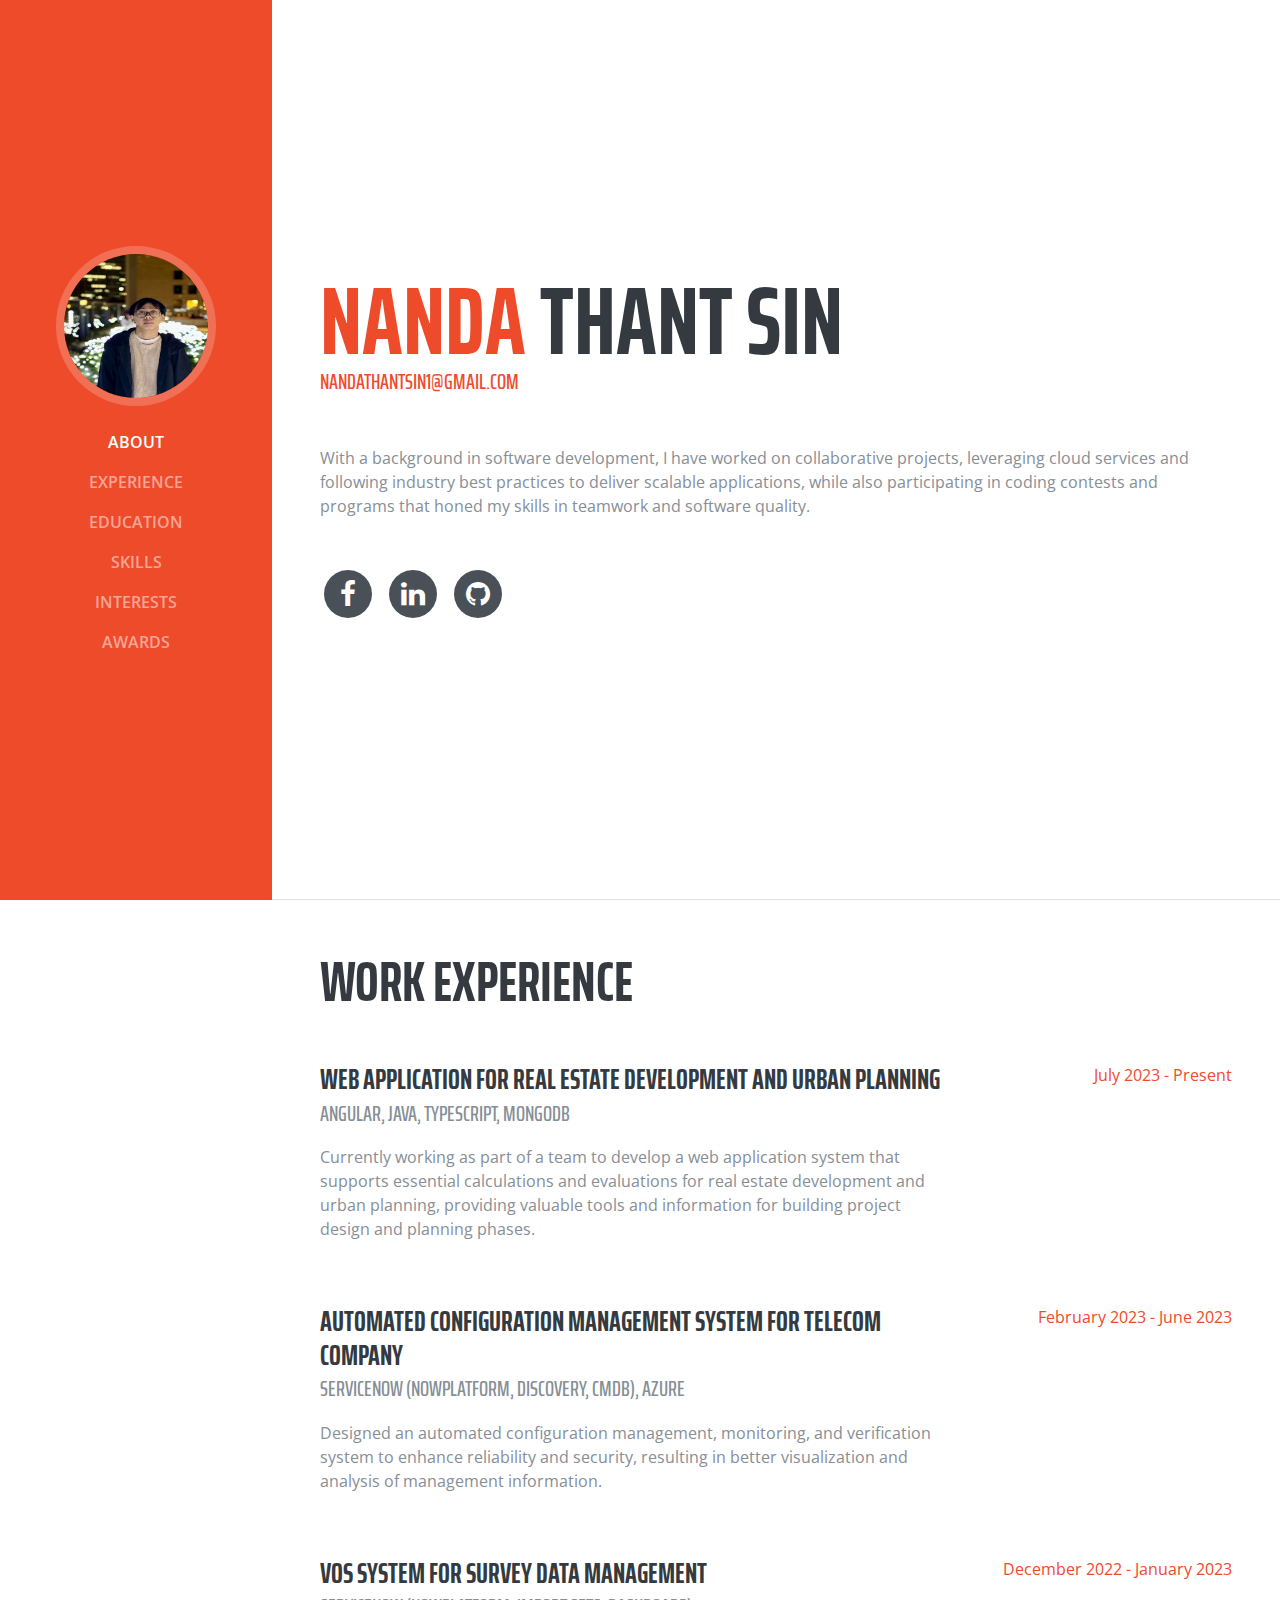
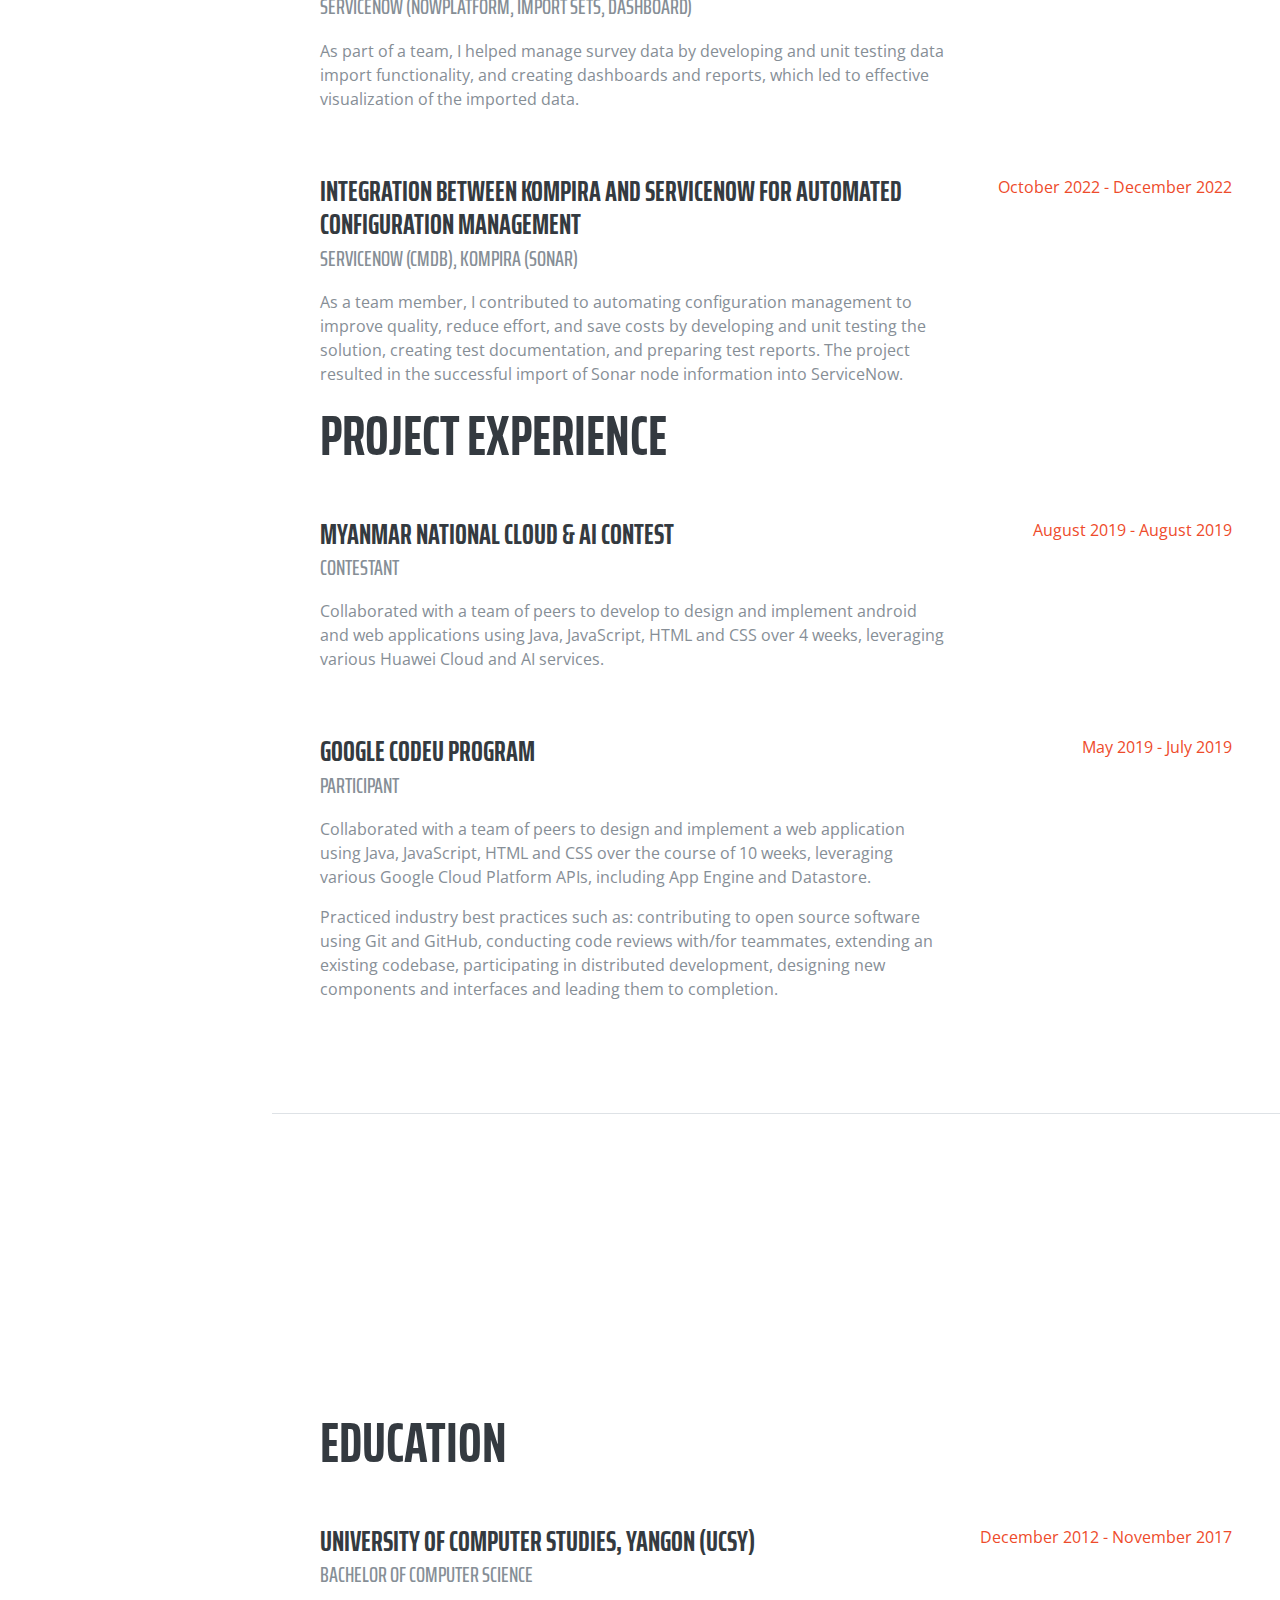
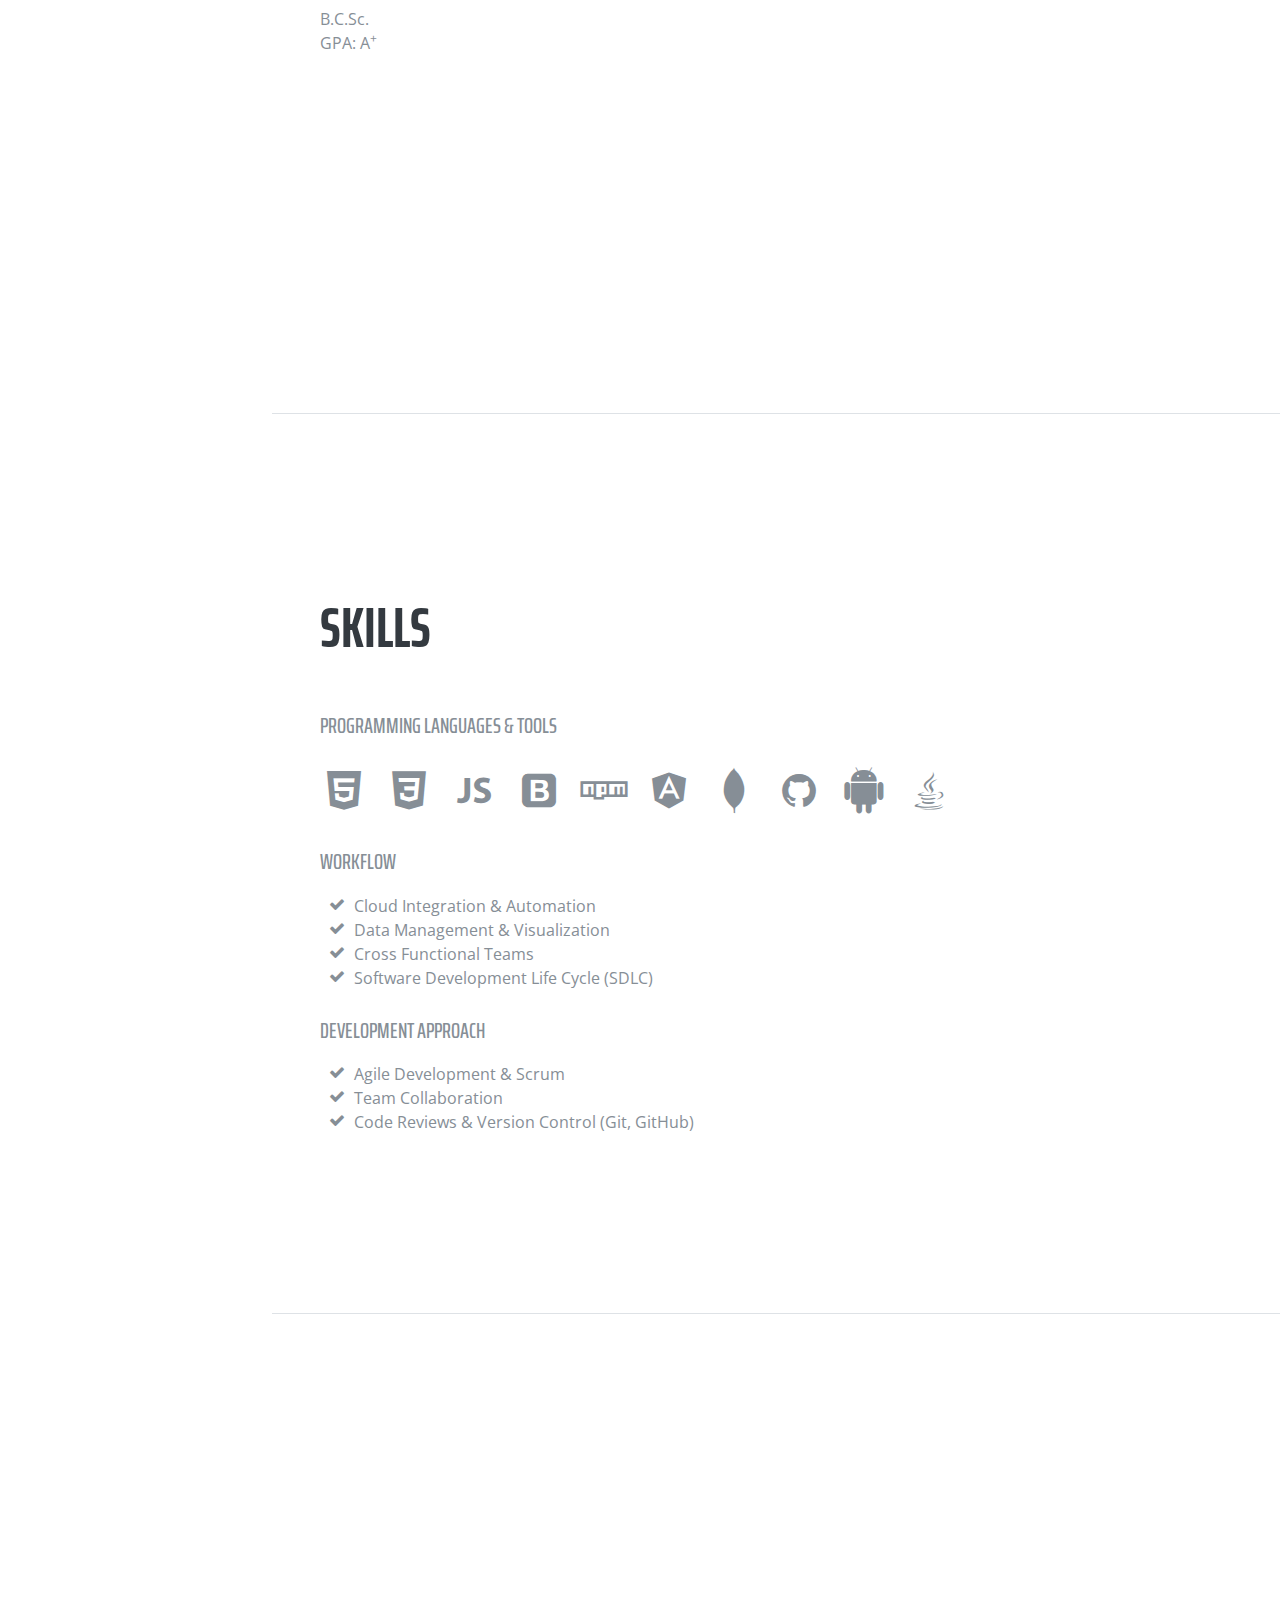
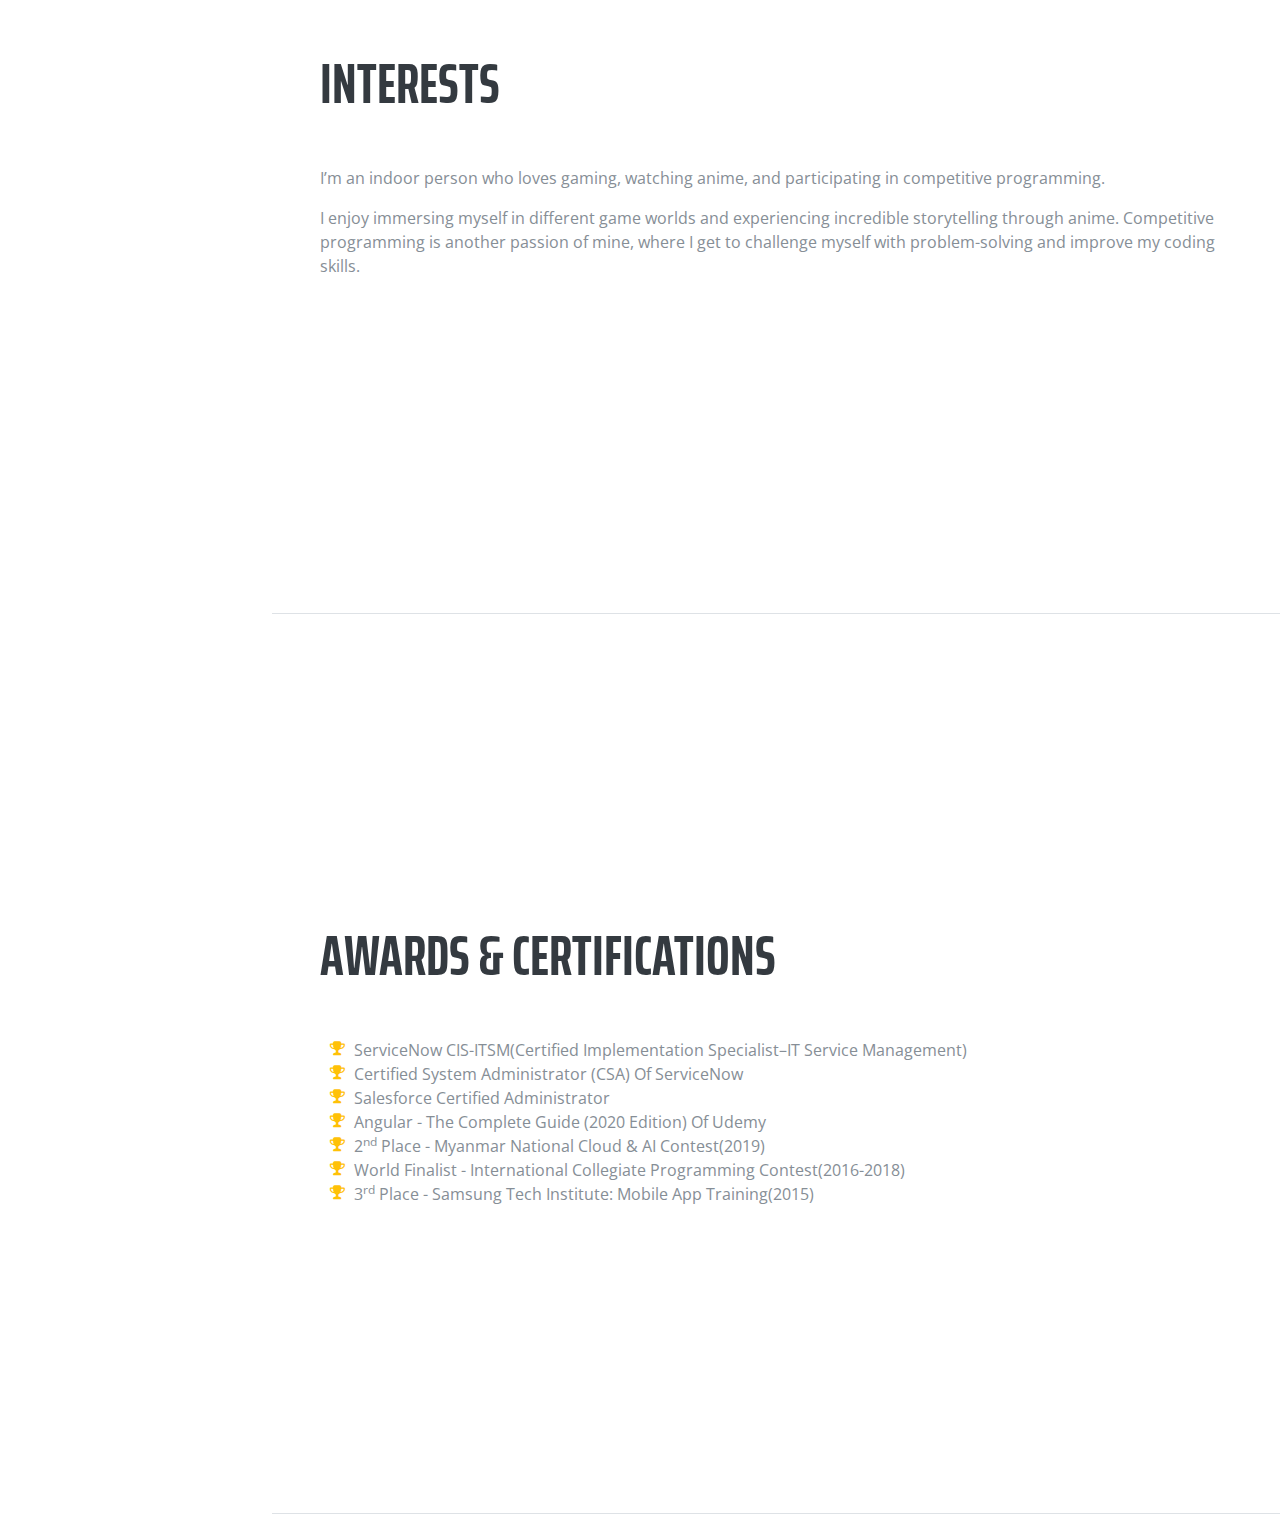
<file: index.html>
<!DOCTYPE html>
<html lang="en">

  <head>

    <meta charset="utf-8">
    <meta name="viewport" content="width=device-width, initial-scale=1, shrink-to-fit=no">
    <meta name="description" content="">
    <meta name="author" content="">

    <title>Nanda Thant Sin</title>

    <!-- Bootstrap core CSS -->
    <link href="vendor/bootstrap/css/bootstrap.min.css" rel="stylesheet">

    <!-- Custom fonts for this template -->
    <link href="https://fonts.googleapis.com/css?family=Saira+Extra+Condensed:100,200,300,400,500,600,700,800,900" rel="stylesheet">
    <link href="https://fonts.googleapis.com/css?family=Open+Sans:300,300i,400,400i,600,600i,700,700i,800,800i" rel="stylesheet">
    <link href="vendor/font-awesome/css/font-awesome.min.css" rel="stylesheet">
    <link href="vendor/devicons/css/devicons.min.css" rel="stylesheet">
    <link href="vendor/simple-line-icons/css/simple-line-icons.css" rel="stylesheet">

    <!-- Custom styles for this template -->
    <link href="css/resume.min.css" rel="stylesheet">

  </head>

  <body id="page-top">
    <div id="google_translate_element">
      <nav class="navbar navbar-expand-lg navbar-dark bg-primary fixed-top" id="sideNav">
        <a class="navbar-brand js-scroll-trigger" href="#page-top">
          <span class="d-block d-lg-none"></span>
          <span class="d-none d-lg-block">
            <img class="img-fluid img-profile rounded-circle mx-auto mb-2" src="img/profile.jpg" alt="">
          </span>
        </a>
        <button class="navbar-toggler" type="button" data-toggle="collapse" data-target="#navbarSupportedContent" aria-controls="navbarSupportedContent" aria-expanded="false" aria-label="Toggle navigation">
          <span class="navbar-toggler-icon"></span>
        </button>
        <div class="collapse navbar-collapse" id="navbarSupportedContent">
          <ul class="navbar-nav">
            <li class="nav-item">
              <a class="nav-link js-scroll-trigger" href="#about">About</a>
            </li>
            <li class="nav-item">
              <a class="nav-link js-scroll-trigger" href="#experience">Experience</a>
            </li>
            <li class="nav-item">
              <a class="nav-link js-scroll-trigger" href="#education">Education</a>
            </li>
            <li class="nav-item">
              <a class="nav-link js-scroll-trigger" href="#skills">Skills</a>
            </li>
            <li class="nav-item">
              <a class="nav-link js-scroll-trigger" href="#interests">Interests</a>
            </li>
            <li class="nav-item">
              <a class="nav-link js-scroll-trigger" href="#awards">Awards</a>
            </li>
          </ul>
        </div>
      </nav>
  
      <div class="container-fluid p-0">
  
        <section class="resume-section p-3 p-lg-5 d-flex d-column" id="about">
          <div class="my-auto">
            <span class="d-block d-lg-none">
              <img class="img-fluid img-profile rounded-circle mx-auto mb-2" src="img/profile.jpg" alt="">
            </span>
            <h1 class="mb-0">
              <span class="text-primary">Nanda</span>
              Thant Sin
            </h1>
            <div class="subheading mb-5">
              <a href="mailto:nandathantsin1@gmail.com">nandathantsin1@gmail.com</a>
            </div>
            <p class="mb-5">With a background in software development, I have worked on collaborative projects, leveraging cloud services and following industry best practices to deliver scalable applications, while also participating in coding contests and programs that honed my skills in teamwork and software quality.</p>
            <ul class="list-inline list-social-icons mb-0">
              <li class="list-inline-item">
                <a href="https://www.facebook.com/nanda.thantsin/">
                  <span class="fa-stack fa-lg">
                    <i class="fa fa-circle fa-stack-2x"></i>
                    <i class="fa fa-facebook fa-stack-1x fa-inverse"></i>
                  </span>
                </a>
              </li>
              <li class="list-inline-item">
                <a href="https://mm.linkedin.com/in/nanda-thant-sin-36516b175">
                  <span class="fa-stack fa-lg">
                    <i class="fa fa-circle fa-stack-2x"></i>
                    <i class="fa fa-linkedin fa-stack-1x fa-inverse"></i>
                  </span>
                </a>
              </li>
              <li class="list-inline-item">
                <a href="https://github.com/nanda-thant-sin">
                  <span class="fa-stack fa-lg">
                    <i class="fa fa-circle fa-stack-2x"></i>
                    <i class="fa fa-github fa-stack-1x fa-inverse"></i>
                  </span>
                </a>
              </li>
            </ul>
          </div>
        </section>
  
        <section class="resume-section p-3 p-lg-5 d-flex flex-column" id="experience">
          <div class="my-auto">
            <h2 class="mb-5">Work Experience</h2>
  
            <div class="resume-item d-flex flex-column flex-md-row mb-5">
              <div class="resume-content mr-auto">
                <h3 class="mb-0">Web Application for Real Estate Development and Urban Planning</h3>
                <div class="subheading mb-3">Angular, Java, TypeScript, MongoDB</div>
                <p>Currently working as part of a team to develop a web application system that supports essential calculations and evaluations for real estate development and urban planning, providing valuable tools and information for building project design and planning phases.</p>
              </div>
              <div class="resume-date text-md-right">
                <span class="text-primary">July 2023 - Present</span>
              </div>
            </div>
  
            <div class="resume-item d-flex flex-column flex-md-row mb-5">
              <div class="resume-content mr-auto">
                <h3 class="mb-0">Automated Configuration Management System for Telecom Company</h3>
                <div class="subheading mb-3">ServiceNow (NowPlatform, Discovery, CMDB), Azure</div>
                <p>Designed an automated configuration management, monitoring, and verification system to enhance reliability and security, resulting in better visualization and analysis of management information.</p>
              </div>
              <div class="resume-date text-md-right">
                <span class="text-primary">February 2023 - June 2023</span>
              </div>
            </div>
  
            <div class="resume-item d-flex flex-column flex-md-row mb-5">
              <div class="resume-content mr-auto">
                <h3 class="mb-0">VOS System for Survey Data Management</h3>
                <div class="subheading mb-3">ServiceNow (NowPlatform, Import Sets, Dashboard)</div>
                <p>As part of a team, I helped manage survey data by developing and unit testing data import functionality, and creating dashboards and reports, which led to effective visualization of the imported data.</p>
              </div>
              <div class="resume-date text-md-right">
                <span class="text-primary">December 2022 - January 2023</span>
              </div>
            </div>
  
            <div class="resume-item d-flex flex-column flex-md-row">
              <div class="resume-content mr-auto">
                <h3 class="mb-0">Integration between Kompira and ServiceNow for Automated Configuration Management</h3>
                <div class="subheading mb-3">ServiceNow (CMDB), Kompira (Sonar)</div>
                <p>As a team member, I contributed to automating configuration management to improve quality, reduce effort, and save costs by developing and unit testing the solution, creating test documentation, and preparing test reports. The project resulted in the successful import of Sonar node information into ServiceNow.</p>
              </div>
              <div class="resume-date text-md-right">
                <span class="text-primary">October 2022 - December 2022</span>
              </div>
            </div>
  
            <h2 class="mb-5">Project Experience</h2>
  
            <div class="resume-item d-flex flex-column flex-md-row mb-5">
              <div class="resume-content mr-auto">
                <h3 class="mb-0">Myanmar National Cloud &amp; AI Contest</h3>
                <div class="subheading mb-3">Contestant</div>
                <p>Collaborated with a team of peers to develop to design and implement android and web applications using Java, JavaScript, HTML and CSS over 4 weeks, leveraging various Huawei Cloud and AI services.</p>
              </div>
              <div class="resume-date text-md-right">
                <span class="text-primary">August 2019 - August 2019</span>
              </div>
            </div>
  
            <div class="resume-item d-flex flex-column flex-md-row mb-5">
              <div class="resume-content mr-auto">
                <h3 class="mb-0">Google CodeU Program</h3>
                <div class="subheading mb-3">Participant</div>
                <p>Collaborated with a team of peers to design and implement a web application using Java, JavaScript, HTML and CSS over the course of 10 weeks, leveraging various Google Cloud Platform APIs, including App Engine and Datastore.</p>
                <p>Practiced industry best practices such as: contributing to open source software using Git and GitHub, conducting code reviews with/for teammates, extending an existing codebase, participating in distributed development, designing new components and interfaces and leading them to completion.</p>
              </div>
              <div class="resume-date text-md-right">
                <span class="text-primary">May 2019 - July 2019</span>
              </div>
            </div>
  
          </div>
  
        </section>
  
        <section class="resume-section p-3 p-lg-5 d-flex flex-column" id="education">
          <div class="my-auto">
            <h2 class="mb-5">Education</h2>
  
            <div class="resume-item d-flex flex-column flex-md-row mb-5">
              <div class="resume-content mr-auto">
                <h3 class="mb-0">University of Computer Studies, Yangon (UCSY)</h3>
                <div class="subheading mb-3">Bachelor of Computer Science</div>
                <div>B.C.Sc.</div>
                <p>GPA: A<sup>+</sup></p>
              </div>
              <div class="resume-date text-md-right">
                <span class="text-primary">December 2012 - November 2017</span>
              </div>
            </div>
          </div>
        </section>
  
        <section class="resume-section p-3 p-lg-5 d-flex flex-column" id="skills">
          <div class="my-auto">
            <h2 class="mb-5">Skills</h2>
  
            <div class="subheading mb-3">Programming Languages &amp; Tools</div>
            <ul class="list-inline list-icons">
              <li class="list-inline-item">
                <i class="devicons devicons-html5"></i>
              </li>
              <li class="list-inline-item">
                <i class="devicons devicons-css3"></i>
              </li>
              <li class="list-inline-item">
                <i class="devicons devicons-javascript"></i>
              </li>
              <li class="list-inline-item">
                <i class="devicons devicons-bootstrap"></i>
              </li>
              <li class="list-inline-item">
                <i class="devicons devicons-npm"></i>
              </li>
              <li class="list-inline-item">
                <i class="devicons devicons-angular"></i>
              </li>
              <li class="list-inline-item">
                <i class="devicons devicons-mongodb"></i>
              </li>
              <li class="list-inline-item">
                <i class="devicons devicons-github_badge"></i>
              </li>
              <li class="list-inline-item">
                <i class="devicons devicons-android"></i>
              </li>
              <li class="list-inline-item">
                <i class="devicons devicons-java"></i>
              </li>
            </ul>
  
            <div class="subheading mb-3">Workflow</div>
            <ul class="fa-ul mb-0">
              <li>
                <i class="fa-li fa fa-check"></i>
                Cloud Integration &amp; Automation</li>
              <li>
                <i class="fa-li fa fa-check"></i>
                Data Management &amp; Visualization</li>
              <li>
                <i class="fa-li fa fa-check"></i>
                Cross Functional Teams</li>
              <li>
                <i class="fa-li fa fa-check"></i>
                Software Development Life Cycle (SDLC)</li>
            </ul>
            <br>
            <div class="subheading mb-3">Development Approach</div>
            <ul class="fa-ul mb-0">
              <li>
                <i class="fa-li fa fa-check"></i>
                Agile Development &amp; Scrum</li>
              <li>
                <i class="fa-li fa fa-check"></i>
                Team Collaboration</li>
              <li>
                <i class="fa-li fa fa-check"></i>
                Code Reviews &amp; Version Control (Git, GitHub)</li>
            </ul>
          </div>
        </section>
  
        <section class="resume-section p-3 p-lg-5 d-flex flex-column" id="interests">
          <div class="my-auto">
            <h2 class="mb-5">Interests</h2>
            <p>I’m an indoor person who loves gaming, watching anime, and participating in competitive programming.</p>
            <p class="mb-0">I enjoy immersing myself in different game worlds and experiencing incredible storytelling through anime. Competitive programming is another passion of mine, where I get to challenge myself with problem-solving and improve my coding skills.</p>
          </div>
        </section>
  
        <section class="resume-section p-3 p-lg-5 d-flex flex-column" id="awards">
          <div class="my-auto">
            <h2 class="mb-5">Awards &amp; Certifications</h2>
            <ul class="fa-ul mb-0">
              <li>
                <i class="fa-li fa fa-trophy text-warning"></i>
                ServiceNow CIS-ITSM(Certified Implementation Specialist–IT Service Management)</li>
              <li>
                <i class="fa-li fa fa-trophy text-warning"></i>
                Certified System Administrator (CSA) Of ServiceNow</li>
              <li>
                <i class="fa-li fa fa-trophy text-warning"></i>
                Salesforce Certified Administrator</li>
              <li>
                <i class="fa-li fa fa-trophy text-warning"></i>
                Angular - The Complete Guide (2020 Edition) Of Udemy</li>
              <li>
                <i class="fa-li fa fa-trophy text-warning"></i>
                2<sup>nd</sup>
                Place - Myanmar National Cloud & AI Contest(2019) </li>
              <li>
              <li>
                <i class="fa-li fa fa-trophy text-warning"></i>
                World Finalist - International Collegiate Programming Contest(2016-2018)</li>
              <li>
                <i class="fa-li fa fa-trophy text-warning"></i>
                3<sup>rd</sup>
                Place - Samsung Tech Institute: Mobile App Training(2015) </li>
            </ul>
          </div>
        </section>
  
      </div>
    </div>
    <script type="text/javascript">
      function googleTranslateElementInit() {
        new google.translate.TranslateElement({ pageLanguage: 'en', includedLanguages: 'ja,en' }, 'google_translate_element');
      }
    </script>
    <script type="text/javascript" src="https://translate.google.com/translate_a/element.js?cb=googleTranslateElementInit"></script>
    <script>
      document.addEventListener("DOMContentLoaded", function() {
        // Fetch user's location using an API like ipinfo.io
        fetch('https://ipinfo.io/json?token=b579654486b590') 
          .then(response => response.json())
          .then(data => {
            if (data.country === "JP") {
              setTimeout(() => {
                translatePageToJapanese();
              }, 1000); // Add a slight delay to ensure Google Translate is initialized
            }
          })
          .catch(error => console.error('Error fetching location:', error));
      });
    
      function translatePageToJapanese() {
        const iframe = document.querySelector('iframe.goog-te-banner-frame');
        if (iframe) {
          iframe.contentWindow.document.querySelector('.goog-te-menu2-item span.text:contains("Japanese")').click();
        } else {
          const select = document.querySelector('.goog-te-combo');
          if (select) {
            select.value = 'ja';
            select.dispatchEvent(new Event('change'));
          }
        }
      }
    </script>

    <!-- Bootstrap core JavaScript -->
    <script src="vendor/jquery/jquery.min.js"></script>
    <script src="vendor/bootstrap/js/bootstrap.bundle.min.js"></script>

    <!-- Plugin JavaScript -->
    <script src="vendor/jquery-easing/jquery.easing.min.js"></script>

    <!-- Custom scripts for this template -->
    <script src="js/resume.min.js"></script>

  </body>

</html>
</file>
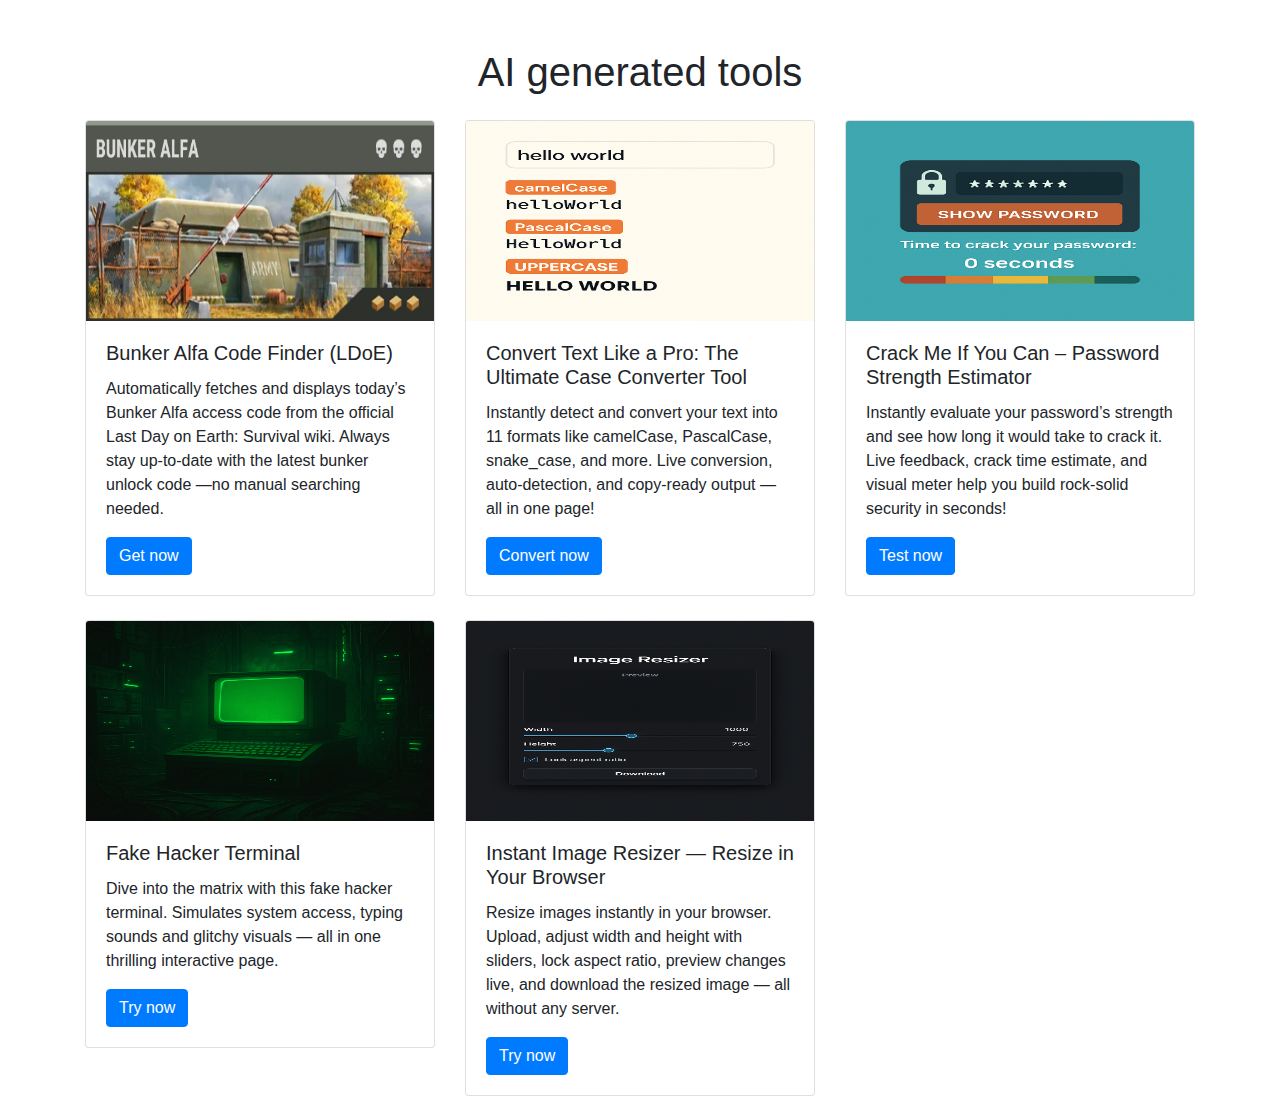
<file: ai_generated_tools.html>
<!DOCTYPE html>
<html lang="en">

<head>
  <meta charset="utf-8">
  <meta name="viewport" content="width=device-width, initial-scale=1, shrink-to-fit=no">
  <title>AI generated tools</title>
  <link href="vendor/bootstrap/css/bootstrap.min.css" rel="stylesheet">
  <style>
    .card-img-top {
      height: 200px; /* Set a uniform height */
      object-fit: fill; /* Stretch the image to fill the space */
    }
  </style>
</head>

<body>
  <div class="container mt-5">
    <h1 class="mb-4 text-center">AI generated tools</h1>
    <div class="row">
      <div class="col-md-4 mb-4">
        <div class="card">
          <img class="card-img-top" src="img/bunker_alfa.webp" alt="Bunker_Alfa">
          <div class="card-body">
            <h5 class="card-title">Bunker Alfa Code Finder (LDoE)</h5>
            <p class="card-text">Automatically fetches and displays today’s Bunker Alfa access code from the official Last Day on Earth: Survival wiki. Always stay up-to-date with the latest bunker unlock code —no manual searching needed.</p>
            <a href="ai_tools/bunker_alfa_code_finder.html" class="btn btn-primary">Get now</a>
          </div>
        </div>
      </div>
      <div class="col-md-4 mb-4">
        <div class="card">
          <img class="card-img-top" src="img/text_case_converter.png" alt="Text Case Converter">
          <div class="card-body">
            <h5 class="card-title">Convert Text Like a Pro: The Ultimate Case Converter Tool</h5>
            <p class="card-text">Instantly detect and convert your text into 11 formats like camelCase, PascalCase, snake_case, and more. Live conversion, auto-detection, and copy-ready output — all in one page!</p>
            <a href="ai_tools/text_case_converter.html" class="btn btn-primary">Convert now</a>
          </div>
        </div>
      </div>
      <div class="col-md-4 mb-4">
        <div class="card">
          <img class="card-img-top" src="img/password_strength_estimator.png" alt="Password Strength Estimator">
          <div class="card-body">
            <h5 class="card-title">Crack Me If You Can – Password Strength Estimator</h5>
            <p class="card-text">Instantly evaluate your password’s strength and see how long it would take to crack it. Live feedback, crack time estimate, and visual meter help you build rock-solid security in seconds!</p>
            <a href="ai_tools/password_strength_estimator.html" class="btn btn-primary">Test now</a>
          </div>
        </div>
      </div>
    </div>
    <div class="row">
      <div class="col-md-4 mb-4">
        <div class="card">
          <img class="card-img-top" src="img/fake_hacker_terminal.png" alt="fake_hacker_terminal">
          <div class="card-body">
            <h5 class="card-title">Fake Hacker Terminal </h5>
            <p class="card-text">Dive into the matrix with this fake hacker terminal. Simulates system access, typing sounds and glitchy visuals — all in one thrilling interactive page.</p>
            <a href="ai_tools/fake_hacker_terminal.html" class="btn btn-primary">Try now</a>
          </div>
        </div>
      </div>
      <div class="col-md-4 mb-4">
        <div class="card">
          <img class="card-img-top" src="img/image_resizer.png" alt="image_resizer">
          <div class="card-body">
            <h5 class="card-title">Instant Image Resizer — Resize in Your Browser </h5>
            <p class="card-text">Resize images instantly in your browser. Upload, adjust width and height with sliders, lock aspect ratio, preview changes live, and download the resized image — all without any server.</p>
            <a href="ai_tools/image_resizer.html" class="btn btn-primary">Try now</a>
          </div>
        </div>
      </div>
    </div>
  </div>
  
  <script src="vendor/jquery/jquery.min.js"></script>
  <script src="vendor/bootstrap/js/bootstrap.bundle.min.js"></script>
</body>

</html>
</file>
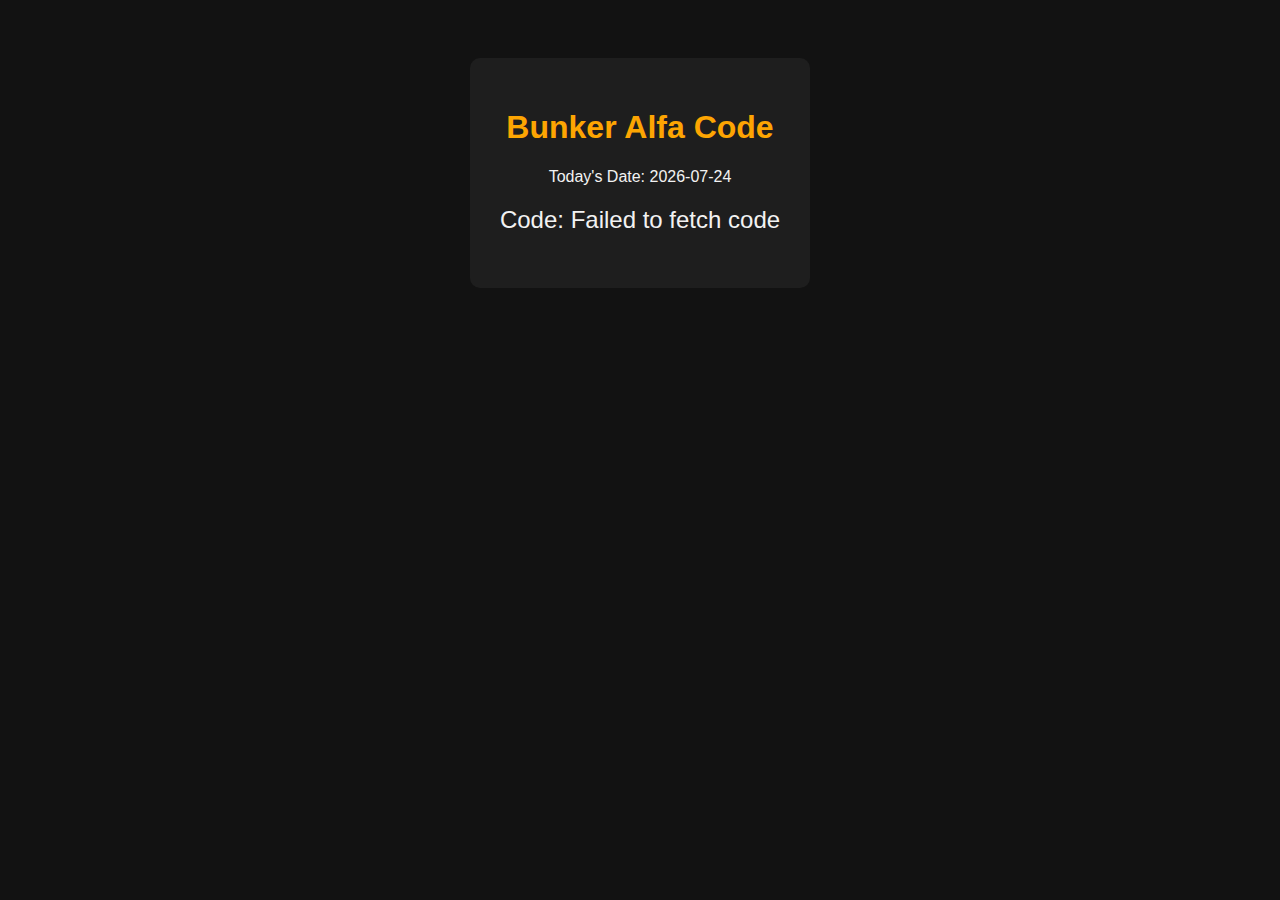
<file: blog-post1.html>
<!DOCTYPE html>
<html lang="en">
<head>
  <meta charset="UTF-8">
  <title>Bunker Alfa Code</title>
  <style>
    body {
      font-family: sans-serif;
      background: #121212;
      color: #f2f2f2;
      text-align: center;
      padding: 50px;
    }
    .container {
      background: #1e1e1e;
      padding: 30px;
      border-radius: 10px;
      display: inline-block;
    }
    h1 {
      color: #fda502;
    }
    .code {
      font-size: 1.5em;
      margin-top: 20px;
    }
  </style>
</head>
<body>
  <div class="container">
    <h1>Bunker Alfa Code</h1>
    <p>Today's Date: <span id="today">...</span></p>
    <p class="code">Code: <span id="code">Loading...</span></p>
  </div>

  <script>
    const todaySpan = document.getElementById("today");
    const codeSpan = document.getElementById("code");

    const today = new Date();
    const yyyy = today.getFullYear();
    const mm = String(today.getMonth() + 1).padStart(2, '0');
    const dd = String(today.getDate()).padStart(2, '0');
    const dateStr = `${yyyy}-${mm}-${dd}`;
    todaySpan.textContent = dateStr;

    // Using a proxy to bypass CORS
    const proxy = "https://api.codetabs.com/v1/proxy/?quest=";
    const url = "https://last-day-on-earth-survival.fandom.com/wiki/Bunker_Alfa";

    fetch(proxy + encodeURIComponent(url))
      .then(res => res.text())
      .then(html => {
        // Search for today's code (try to match the YYYY-MM-DD format and the code after it)
        const regex = new RegExp(`${yyyy}-${mm}-${dd}.*?(\\d{5})`);
        const match = html.match(regex);
        if (match && match[1]) {
          codeSpan.textContent = match[1];
        } else {
          codeSpan.textContent = "Not found on wiki page";
        }
      })
      .catch(err => {
        codeSpan.textContent = "Failed to fetch code";
        console.error(err);
      });
  </script>
</body>
</html>
</file>
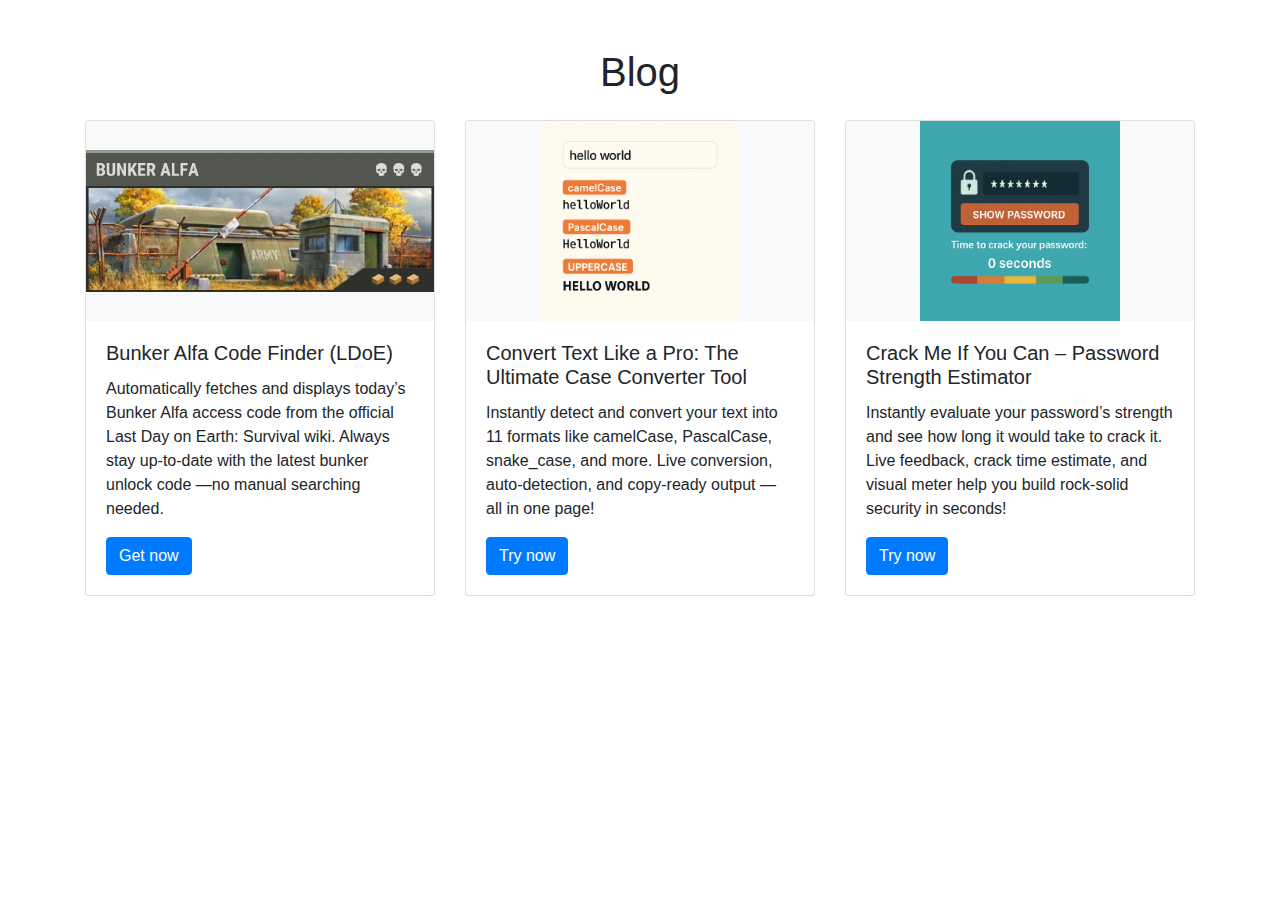
<file: blog.html>
<!DOCTYPE html>
<html lang="en">

<head>
  <meta charset="utf-8">
  <meta name="viewport" content="width=device-width, initial-scale=1, shrink-to-fit=no">
  <title>Blog - Nanda Thant Sin</title>
  <link href="vendor/bootstrap/css/bootstrap.min.css" rel="stylesheet">
  <style>
    .card-img-top {
      height: 200px; /* Set a uniform height */
      object-fit: contain; /* Ensure the entire image is visible */
      background-color: #f8f9fa; /* Optional: Add a background color for empty space */
    }
  </style>
</head>

<body>
  <div class="container mt-5">
    <h1 class="mb-4 text-center">Blog</h1>
    <div class="row">
      <div class="col-md-4 mb-4">
        <div class="card">
          <img class="card-img-top" src="img/bunker_alfa.webp" alt="Bunker_Alfa">
          <div class="card-body">
            <h5 class="card-title">Bunker Alfa Code Finder (LDoE)</h5>
            <p class="card-text">Automatically fetches and displays today’s Bunker Alfa access code from the official Last Day on Earth: Survival wiki. Always stay up-to-date with the latest bunker unlock code —no manual searching needed.</p>
            <a href="bunker_alfa_code_finder.html" class="btn btn-primary">Get now</a>
          </div>
        </div>
      </div>
      <div class="col-md-4 mb-4">
        <div class="card">
          <img class="card-img-top" src="img/text_case_converter.png" alt="Text Case Converter">
          <div class="card-body">
            <h5 class="card-title">Convert Text Like a Pro: The Ultimate Case Converter Tool</h5>
            <p class="card-text">Instantly detect and convert your text into 11 formats like camelCase, PascalCase, snake_case, and more. Live conversion, auto-detection, and copy-ready output — all in one page!</p>
            <a href="text_case_converter.html" class="btn btn-primary">Try now</a>
          </div>
        </div>
      </div>
      <div class="col-md-4 mb-4">
        <div class="card">
          <img class="card-img-top" src="img/password_strength_estimator.png" alt="Password Strength Estimator">
          <div class="card-body">
            <h5 class="card-title">Crack Me If You Can – Password Strength Estimator</h5>
            <p class="card-text">Instantly evaluate your password’s strength and see how long it would take to crack it. Live feedback, crack time estimate, and visual meter help you build rock-solid security in seconds!</p>
            <a href="password_strength_estimator.html" class="btn btn-primary">Try now</a>
          </div>
        </div>
      </div>
    </div>
  </div>
  
  <script src="vendor/jquery/jquery.min.js"></script>
  <script src="vendor/bootstrap/js/bootstrap.bundle.min.js"></script>
</body>

</html>
</file>
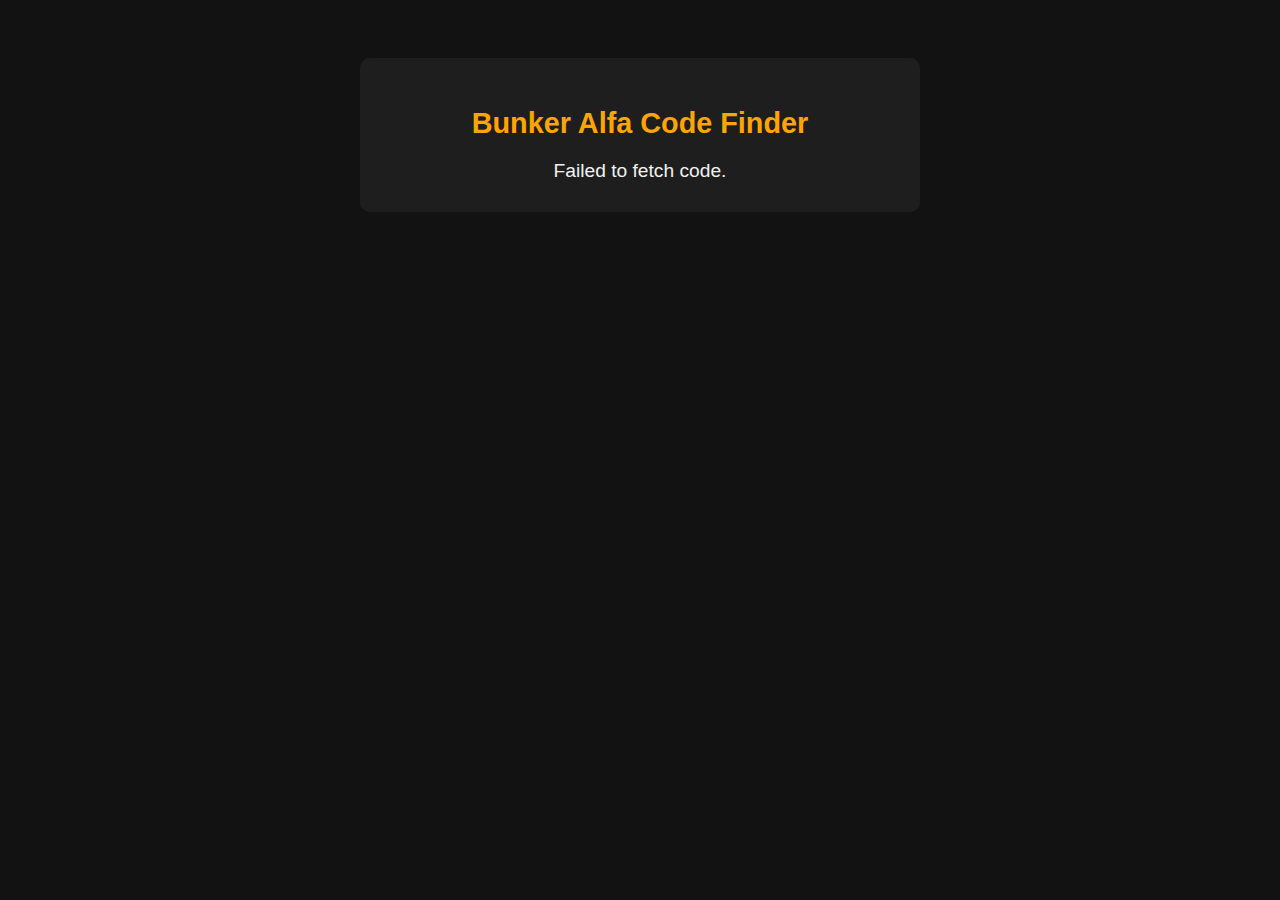
<file: bunker_alfa_code_finder.html>
<!DOCTYPE html>
<html lang="en">
<head>
  <meta charset="UTF-8">
  <title>Bunker Alfa Code Finder (LDoE 2025)</title>
  <meta name="description" content="Automatically fetches today's Bunker Alfa access code for Last Day on Earth: Survival from the official wiki.">
  <meta name="viewport" content="width=device-width, initial-scale=1">
  <style>
    body {
      font-family: sans-serif;
      background: #121212;
      color: #f2f2f2;
      text-align: center;
      padding: 50px 20px;
    }
    .container {
      background: #1e1e1e;
      padding: 30px;
      border-radius: 10px;
      display: inline-block;
      max-width: 500px;
      width: 100%;
    }
    h1 {
      color: #fda502;
      font-size: 1.8em;
      margin-bottom: 10px;
    }
    p.description {
      font-size: 1rem;
      color: #ccc;
      margin: 10px 0 30px;
    }
    #code-box {
      margin-top: 20px;
      font-size: 1.2em;
    }
    .highlight {
      font-size: 1.8em;
      font-weight: bold;
      color: #fda502;
      margin: 1em 0;
    }
    .faded {
      opacity: 0.6;
    }
  </style>
</head>
<body>
  <div class="container">
    <h1>Bunker Alfa Code Finder</h1>
    <div id="code-box">Loading bunker codes...</div>
  </div>

  <script>
    const today = new Date();
    const yyyy = today.getFullYear();
    const mm = today.getMonth(); // 0-based
    const dd = today.getDate();

    const yesterday = new Date(today);
    yesterday.setDate(dd - 1);
    const tomorrow = new Date(today);
    tomorrow.setDate(dd + 1);

    const monthNames = [
      "January", "February", "March", "April", "May", "June",
      "July", "August", "September", "October", "November", "December"
    ];

    const getDateInfo = (date) => ({
      iso: date.toISOString().slice(0, 10),
      day: date.getDate(),
      month: date.getMonth(),
      label: date.toLocaleDateString(undefined, { weekday: 'short', month: 'short', day: 'numeric' })
    });

    const todayInfo = getDateInfo(today);
    const yesterdayInfo = getDateInfo(yesterday);
    const tomorrowInfo = getDateInfo(tomorrow);

    const proxyUrl = "https://api.codetabs.com/v1/proxy/?quest=";
    const targetUrl = "https://last-day-on-earth-survival.fandom.com/wiki/Bunker_Alfa";

    fetch(proxyUrl + encodeURIComponent(targetUrl))
      .then(res => res.text())
      .then(html => {
        const parser = new DOMParser();
        const doc = parser.parseFromString(html, "text/html");
        const table = doc.querySelector(".mw-collapsible-content .article-table");
        if (!table) return showError("Code table not found.");

        const headerCells = table.querySelectorAll("tr:nth-child(1) th");
        let monthCol = {};
        headerCells.forEach((th, idx) => {
          const text = th.textContent.trim().toLowerCase();
          monthNames.forEach((name, i) => {
            if (text.startsWith(name.slice(0, 3).toLowerCase())) {
              monthCol[i] = idx;
            }
          });
        });

        const rows = table.querySelectorAll("tr");
        let codes = {};

        [yesterdayInfo, todayInfo, tomorrowInfo].forEach(info => {
          rows.forEach(tr => {
            const cells = tr.querySelectorAll("td, th");
            const rowDay = parseInt(cells[0]?.textContent.trim());
            if (rowDay === info.day) {
              const colIndex = monthCol[info.month];
              if (colIndex && cells[colIndex]) {
                const code = cells[colIndex].textContent.trim();
                codes[info.iso] = code !== '--' ? code : 'N/A';
              }
            }
          });
        });

        document.getElementById("code-box").innerHTML = `
          <div class="faded">
            <strong>Yesterday (${yesterdayInfo.label}):</strong> ${codes[yesterdayInfo.iso] || 'N/A'}
          </div>
          <div class="highlight">
            Today (${todayInfo.label}): ${codes[todayInfo.iso] || 'N/A'}
          </div>
          <div class="faded">
            <strong>Tomorrow (${tomorrowInfo.label}):</strong> ${codes[tomorrowInfo.iso] || 'N/A'}
          </div>
        `;
      })
      .catch(err => {
        document.getElementById("code-box").textContent = "Failed to fetch code.";
        console.error(err);
      });

    function showError(msg) {
      document.getElementById("code-box").textContent = msg;
    }
  </script>
</body>
</html>
</file>
<file: fake_hacker_terminal.html>
<!DOCTYPE html>
<html lang="en">
<head>
  <meta charset="UTF-8">
  <meta name="viewport" content="width=device-width, initial-scale=1.0">
  <title>Hacker Terminal</title>
  <style>
    body {
      margin: 0;
      padding: 0;
      background: black;
      color: #00ff00;
      font-family: 'Courier New', Courier, monospace;
      font-size: 16px;
      line-height: 1.4;
      overflow: hidden;
    }
    #terminal {
      padding: 1rem;
      height: 100vh;
      white-space: pre-wrap;
      overflow-y: scroll;
    }
    .blinker {
      display: inline-block;
      width: 10px;
      background-color: #00ff00;
      animation: blink 1s step-end infinite;
    }
    @keyframes blink {
      from, to { background: transparent; }
      50% { background: #00ff00; }
    }
    #inputLine {
      display: inline;
    }
    #restart {
      position: absolute;
      top: 10px;
      right: 10px;
      background: #00ff00;
      color: black;
      border: none;
      padding: 5px 10px;
      font-weight: bold;
      cursor: pointer;
    }
    #restart:hover {
      background: #00cc00;
    }
    .glitch {
      animation: glitch 1s infinite;
    }
    @keyframes glitch {
      0% { text-shadow: 2px 2px red; }
      20% { text-shadow: -2px 0 blue; }
      40% { text-shadow: 2px -2px lime; }
      60% { text-shadow: -1px 1px magenta; }
      80% { text-shadow: 1px -1px cyan; }
      100% { text-shadow: none; }
    }
  </style>
</head>
<body>
  <button id="restart">Restart</button>
  <div id="terminal"></div>
  <audio id="beep" preload="auto">
    <source src="audio/typing.mp3" type="audio/mp3">
  </audio>

  <script>
    const terminal = document.getElementById('terminal');
    const beep = document.getElementById('beep');
    const restartBtn = document.getElementById('restart');

    const fakeLines = [
      'Booting up secure system...',
      'Establishing encrypted SSH channel...',
      'Decrypting credentials...',
      'Accessing server at 10.0.0.13...',
      'Username: admin',
      'Password: ********',
      'Authentication successful.',
      'Deploying tracking malware...',
      'Tracing signal to source...',
      'Downloading files: ████████░░░░░░ 60%',
      'Download complete. File saved to /tmp/dump.bin',
      'Erasing footprints...',
      'System purge complete.',
    ];

    let currentLine = 0;
    const delay = 500;
    let userInputActive = false;

    function playBeep() {
      const clone = beep.cloneNode();
      clone.volume = 0.5;
      clone.play().catch(() => {});
    }

    function typeLine(line, index = 0) {
      if (index < line.length) {
        terminal.innerHTML += line.charAt(index);
        playBeep();
        setTimeout(() => typeLine(line, index + 1), 30);
      } else {
        terminal.innerHTML += '\n';
        terminal.scrollTop = terminal.scrollHeight;
        setTimeout(printNextLine, delay);
      }
    }

    function printNextLine() {
      if (currentLine < fakeLines.length) {
        typeLine(fakeLines[currentLine]);
        currentLine++;
      } else {
        startUserInput();
      }
    }

    function startUserInput() {
      if (userInputActive) return;
      userInputActive = true;
      const inputPrefix = document.createElement('span');
      inputPrefix.textContent = 'HACKER@TERMINAL:~$ ';
      terminal.appendChild(inputPrefix);

      const inputLine = document.createElement('span');
      inputLine.id = 'inputLine';
      terminal.appendChild(inputLine);

      const blinker = document.createElement('span');
      blinker.className = 'blinker';
      terminal.appendChild(blinker);

      let command = '';
      document.addEventListener('keydown', function handleKey(e) {
        if (!userInputActive) return;

        if (e.key.length === 1) {
          command += e.key;
          inputLine.textContent = command;
          inputLine.classList.add('glitch');
          playBeep();
          setTimeout(() => inputLine.classList.remove('glitch'), 150);
        } else if (e.key === 'Backspace') {
          command = command.slice(0, -1);
          inputLine.textContent = command;
        } else if (e.key === 'Enter') {
          terminal.innerHTML += '\nUnauthorized command: ' + command + '\n';
          terminal.scrollTop = terminal.scrollHeight;
          command = '';
          inputLine.textContent = '';
        }
      });
    }

    function startTerminal() {
      terminal.innerHTML = '';
      currentLine = 0;
      userInputActive = false;
      printNextLine();
    }

    restartBtn.addEventListener('click', startTerminal);

    window.addEventListener('click', () => {
      beep.play().catch(() => {});
    }, { once: true });

    startTerminal();
  </script>
</body>
</html>
</file>
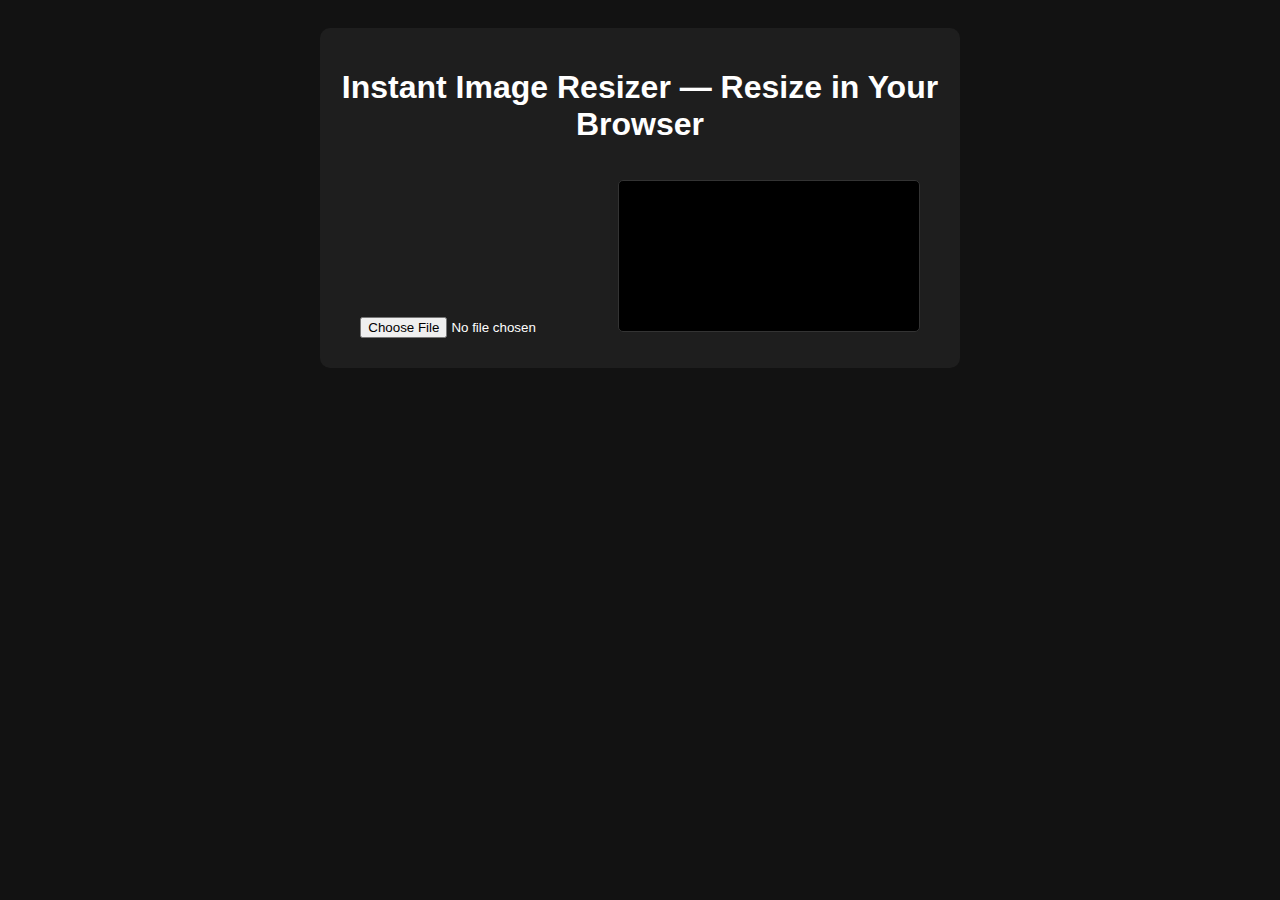
<file: image_resizer.html>
<!DOCTYPE html>
<html lang="en">
<head>
  <meta charset="UTF-8">
  <meta name="viewport" content="width=device-width, initial-scale=1.0">
  <title>Image Resizer</title>
  <style>
    body {
      background: #121212;
      color: white;
      font-family: Arial, sans-serif;
      text-align: center;
      padding: 20px;
    }
    .container {
      max-width: 600px;
      margin: auto;
      background: #1e1e1e;
      padding: 20px;
      border-radius: 10px;
    }
    input[type="file"] {
      margin: 10px 0;
    }
    canvas {
      max-width: 100%;
      margin-top: 15px;
      border: 1px solid #333;
      border-radius: 5px;
      background: #000;
    }
    .controls {
      margin-top: 20px;
      text-align: left;
    }
    label {
      display: block;
      margin-top: 10px;
    }
    input[type="range"] {
      width: 100%;
    }
    button {
      margin-top: 20px;
      padding: 10px 20px;
      border: none;
      border-radius: 5px;
      background: #00ffc8;
      color: black;
      font-weight: bold;
      cursor: pointer;
    }
    button:hover {
      background: #00cca0;
    }
  </style>
</head>
<body>
  <div class="container">
    <h1>Instant Image Resizer — Resize in Your Browser</h1>
    <input type="file" id="upload" accept="image/*">
    <div class="controls" style="display:none;" id="controls">
      <label>Width: <span id="widthValue"></span>px</label>
      <input type="range" id="width" min="10" max="1000">

      <label>Height: <span id="heightValue"></span>px</label>
      <input type="range" id="height" min="10" max="1000">

      <label><input type="checkbox" id="lockAspect" checked> Lock Aspect Ratio</label>
    </div>
    <canvas id="canvas"></canvas>
    <br>
    <button id="download" style="display:none;">Download Resized Image</button>
  </div>

  <script>
    const upload = document.getElementById('upload');
    const canvas = document.getElementById('canvas');
    const ctx = canvas.getContext('2d');
    const widthSlider = document.getElementById('width');
    const heightSlider = document.getElementById('height');
    const widthValue = document.getElementById('widthValue');
    const heightValue = document.getElementById('heightValue');
    const lockAspect = document.getElementById('lockAspect');
    const controls = document.getElementById('controls');
    const downloadBtn = document.getElementById('download');

    let originalImage = new Image();
    let aspectRatio = 1;

    upload.addEventListener('change', (e) => {
      const file = e.target.files[0];
      if (!file) return;
      const reader = new FileReader();
      reader.onload = () => {
        originalImage.src = reader.result;
      };
      reader.readAsDataURL(file);
    });

    originalImage.onload = () => {
      aspectRatio = originalImage.width / originalImage.height;
      widthSlider.value = originalImage.width;
      heightSlider.value = originalImage.height;
      widthSlider.max = originalImage.width * 2;
      heightSlider.max = originalImage.height * 2;
      widthValue.textContent = originalImage.width;
      heightValue.textContent = originalImage.height;
      controls.style.display = 'block';
      downloadBtn.style.display = 'block';
      drawImage();
    };

    function drawImage() {
      const w = parseInt(widthSlider.value);
      const h = parseInt(heightSlider.value);
      canvas.width = w;
      canvas.height = h;
      widthValue.textContent = w;
      heightValue.textContent = h;
      ctx.drawImage(originalImage, 0, 0, w, h);
    }

    widthSlider.addEventListener('input', () => {
      if (lockAspect.checked) {
        heightSlider.value = Math.round(widthSlider.value / aspectRatio);
      }
      drawImage();
    });

    heightSlider.addEventListener('input', () => {
      if (lockAspect.checked) {
        widthSlider.value = Math.round(heightSlider.value * aspectRatio);
      }
      drawImage();
    });

    downloadBtn.addEventListener('click', () => {
      const link = document.createElement('a');
      link.download = 'resized-image.png';
      link.href = canvas.toDataURL();
      link.click();
    });
  </script>
</body>
</html>
</file>
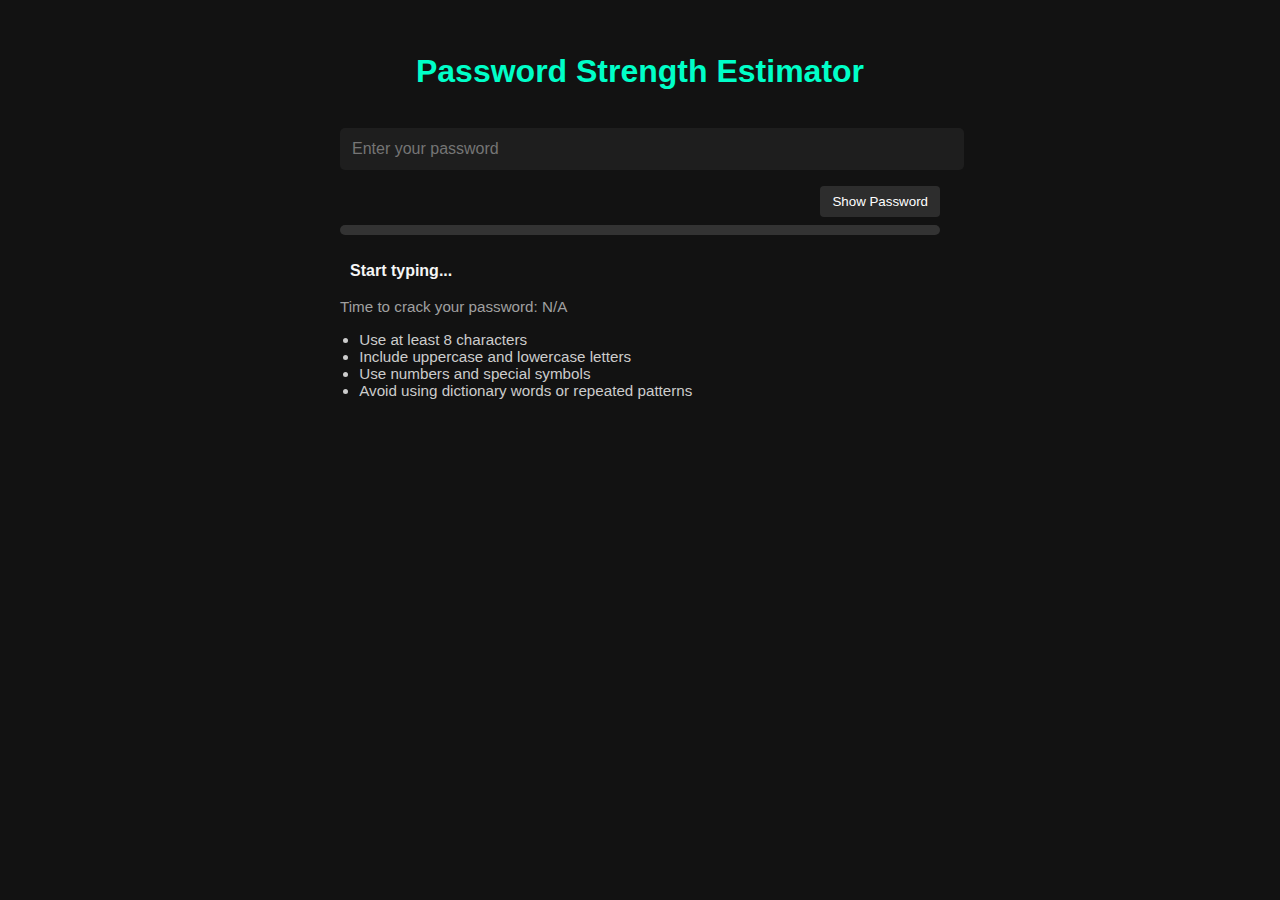
<file: password_strength_estimator.html>
<!DOCTYPE html>
<html lang="en">
<head>
  <meta charset="UTF-8" />
  <meta name="viewport" content="width=device-width, initial-scale=1.0" />
  <title>Password Strength Estimator</title>
  <style>
    body {
      background: #121212;
      color: #f5f5f5;
      font-family: sans-serif;
      padding: 2rem;
      max-width: 600px;
      margin: auto;
    }
    h1 {
      text-align: center;
      color: #00ffc8;
    }
    input[type="password"], input[type="text"] {
      width: 100%;
      padding: 12px;
      font-size: 1rem;
      margin-top: 1rem;
      border-radius: 5px;
      border: none;
      background: #1e1e1e;
      color: #f5f5f5;
    }
    #strength {
      margin-top: 1rem;
      padding: 10px;
      border-radius: 5px;
      font-weight: bold;
    }
    .weak { color: #ff4b5c; }
    .medium { color: #ffbd2e; }
    .strong { color: #2eff64; }
    ul {
      margin-top: 1rem;
      padding-left: 1.2rem;
      font-size: 0.95rem;
      color: #ccc;
    }
    progress {
      width: 100%;
      height: 10px;
      margin-top: 0.5rem;
      border-radius: 5px;
      overflow: hidden;
    }
    progress::-webkit-progress-bar {
      background-color: #333;
    }
    progress::-webkit-progress-value {
      background-color: #2eff64;
    }
    .toggle-button {
      margin-top: 1rem;
      display: flex;
      justify-content: flex-end;
    }
    .toggle-button button {
      background-color: #2d2d2d;
      color: #fff;
      border: none;
      padding: 8px 12px;
      border-radius: 4px;
      cursor: pointer;
    }
    .toggle-button button:hover {
      background-color: #444;
    }
    #crack-time {
      margin-top: 0.5rem;
      font-size: 0.95rem;
      color: #a0a0a0;
    }
  </style>
</head>
<body>
  <h1>Password Strength Estimator</h1>
  <input type="password" id="password" placeholder="Enter your password" oninput="checkStrength()" />
  <div class="toggle-button">
    <button onclick="togglePassword()" id="toggleBtn">Show Password</button>
  </div>
  <progress id="strengthMeter" max="5" value="0"></progress>
  <div id="strength">Start typing...</div>
  <div id="crack-time">Time to crack your password: N/A</div>

  <ul id="tips">
    <li>Use at least 8 characters</li>
    <li>Include uppercase and lowercase letters</li>
    <li>Use numbers and special symbols</li>
    <li>Avoid using dictionary words or repeated patterns</li>
  </ul>

  <script>
    function estimateCrackTime(pwd) {
      let guesses = 0;
      const charset = new Set();
      if (/[a-z]/.test(pwd)) guesses += 26;
      if (/[A-Z]/.test(pwd)) guesses += 26;
      if (/[0-9]/.test(pwd)) guesses += 10;
      if (/[^A-Za-z0-9]/.test(pwd)) guesses += 32;
      const combinations = Math.pow(guesses, pwd.length);
      const guessesPerSecond = 1e9; // 1 billion guesses/sec
      const seconds = combinations / guessesPerSecond;

      if (!pwd) return 'N/A';
      if (seconds < 1) return 'less than 1 second';
      const units = [
        ['year', 60 * 60 * 24 * 365],
        ['day', 60 * 60 * 24],
        ['hour', 60 * 60],
        ['minute', 60],
        ['second', 1]
      ];

      for (const [unit, value] of units) {
        const time = Math.floor(seconds / value);
        if (time >= 1) return `${time} ${unit}${time > 1 ? 's' : ''}`;
      }
      return 'less than 1 second';
    }

    function checkStrength() {
      const pwd = document.getElementById('password').value;
      const strengthText = document.getElementById('strength');
      const meter = document.getElementById('strengthMeter');
      const crackTime = document.getElementById('crack-time');

      let score = 0;
      const hasUpper = /[A-Z]/.test(pwd);
      const hasLower = /[a-z]/.test(pwd);
      const hasNumber = /[0-9]/.test(pwd);
      const hasSymbol = /[^A-Za-z0-9]/.test(pwd);
      const isLong = pwd.length >= 8;
      const isVeryLong = pwd.length >= 12;

      if (isLong) score++;
      if (hasUpper) score++;
      if (hasLower) score++;
      if (hasNumber) score++;
      if (hasSymbol) score++;
      if (isVeryLong && score === 5) score = 5; // extra for very strong

      meter.value = score;

      if (!pwd) {
        strengthText.textContent = 'Start typing...';
        strengthText.className = '';
        crackTime.textContent = 'Time to crack your password: N/A';
      } else if (score <= 2) {
        strengthText.textContent = 'Weak Password';
        strengthText.className = 'weak';
        crackTime.textContent = 'Time to crack your password: ' + estimateCrackTime(pwd);
      } else if (score === 3 || score === 4) {
        strengthText.textContent = 'Moderate Password';
        strengthText.className = 'medium';
        crackTime.textContent = 'Time to crack your password: ' + estimateCrackTime(pwd);
      } else {
        strengthText.textContent = 'Strong Password';
        strengthText.className = 'strong';
        crackTime.textContent = 'Time to crack your password: ' + estimateCrackTime(pwd);
      }
    }

    function togglePassword() {
      const input = document.getElementById('password');
      const toggleBtn = document.getElementById('toggleBtn');
      if (input.type === 'password') {
        input.type = 'text';
        toggleBtn.textContent = 'Hide Password';
      } else {
        input.type = 'password';
        toggleBtn.textContent = 'Show Password';
      }
    }
  </script>
</body>
</html>
</file>
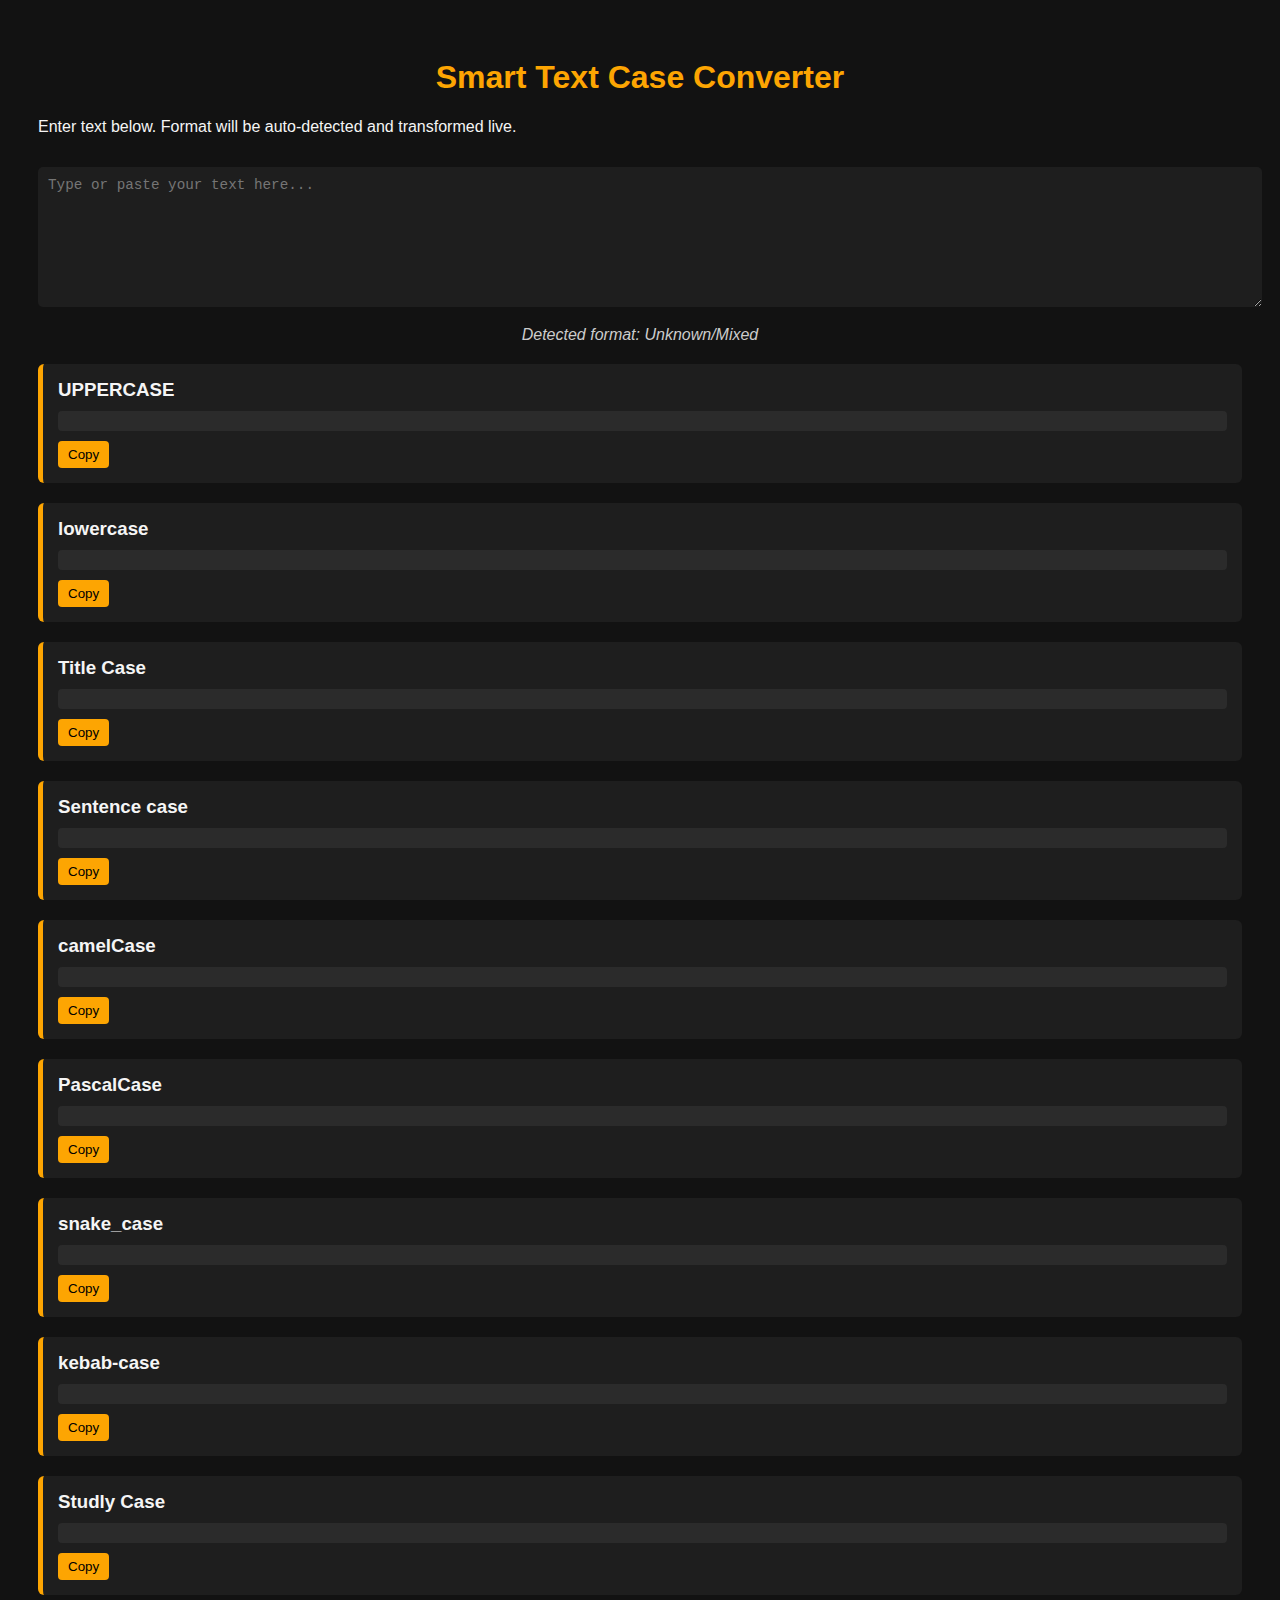
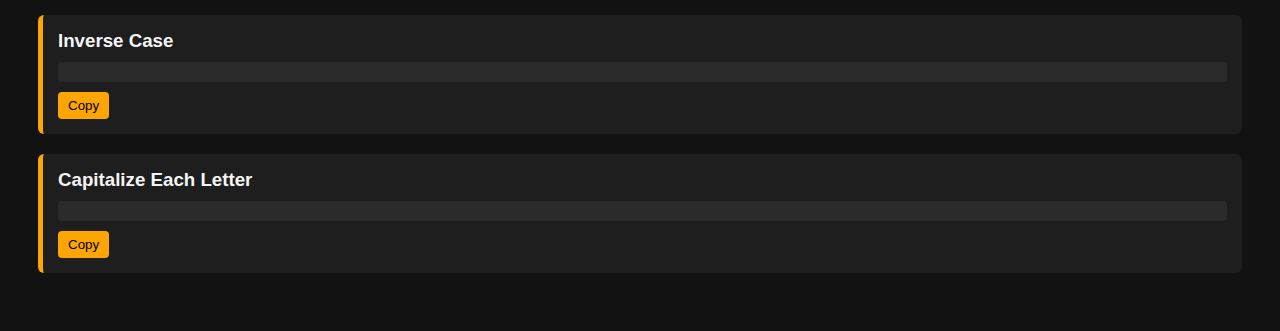
<file: text_case_converter.html>
<!DOCTYPE html>
<html lang="en">
<head>
  <meta charset="UTF-8" />
  <title>Smart Text Case Converter</title>
  <meta name="viewport" content="width=device-width, initial-scale=1" />
  <style>
    body {
      font-family: sans-serif;
      background: #121212;
      color: #f5f5f5;
      padding: 30px;
    }
    h1 {
      text-align: center;
      color: #fda502;
    }
    textarea {
      width: 100%;
      height: 120px;
      font-size: 1.1em;
      padding: 10px;
      margin-top: 15px;
      border-radius: 5px;
      border: none;
      resize: vertical;
      background: #1e1e1e;
      color: #f5f5f5;
    }
    .format {
      background: #1e1e1e;
      margin: 20px 0;
      padding: 15px;
      border-radius: 6px;
      border-left: 5px solid #fda502;
    }
    .format h3 {
      margin: 0 0 10px;
    }
    .output {
      background: #2b2b2b;
      padding: 10px;
      border-radius: 4px;
      font-family: monospace;
      word-break: break-word;
      white-space: pre-wrap;
    }
    .copy-btn {
      margin-top: 10px;
      background: #fda502;
      border: none;
      color: #000;
      padding: 6px 10px;
      border-radius: 4px;
      cursor: pointer;
    }
    .copy-btn:hover {
      background: #ffb733;
    }
    #detected {
      text-align: center;
      color: #ccc;
      margin: 15px 0;
      font-style: italic;
    }
  </style>
</head>
<body>
  <h1>Smart Text Case Converter</h1>
  <p>Enter text below. Format will be auto-detected and transformed live.</p>

  <textarea id="input" placeholder="Type or paste your text here..."></textarea>
  <div id="detected">Detecting format...</div>
  <div id="results"></div>

  <script>
    const input = document.getElementById("input");
    const results = document.getElementById("results");
    const detectedEl = document.getElementById("detected");

    const formats = {
      UPPERCASE: str => str.toUpperCase(),
      lowercase: str => str.toLowerCase(),
      "Title Case": str => str.toLowerCase().replace(/\b\w/g, c => c.toUpperCase()),
      "Sentence case": str => str.length > 0 ? str[0].toUpperCase() + str.slice(1).toLowerCase() : "",
      camelCase: str => str.toLowerCase().replace(/[^a-zA-Z0-9]+(.)/g, (m, c) => c.toUpperCase()),
      PascalCase: str => str.replace(/[^a-zA-Z0-9]+(.)/g, (m, c) => c.toUpperCase()).replace(/^\w/, c => c.toUpperCase()),
      snake_case: str => str.trim().toLowerCase().replace(/\s+/g, "_"),
      "kebab-case": str => str.trim().toLowerCase().replace(/\s+/g, "-"),
      "Studly Case": str => str.split("").map((ch, i) => i % 2 === 0 ? ch.toUpperCase() : ch.toLowerCase()).join(""),
      "Inverse Case": str => str.split("").map(ch => ch === ch.toUpperCase() ? ch.toLowerCase() : ch.toUpperCase()).join(""),
      "Capitalize Each Letter": str => str.toUpperCase().split("").join(" ")
    };

    function detectFormat(str) {
      if (/^[A-Z]+(\s[A-Z]+)*$/.test(str)) return "UPPERCASE";
      if (/^[a-z]+(\s[a-z]+)*$/.test(str)) return "lowercase";
      if (/^[A-Z][a-z]+(?:\s+[A-Z][a-z]+)*$/.test(str)) return "Title Case";
      if (/^[A-Z][a-z\s]+$/.test(str)) return "Sentence case";
      if (/^[a-z]+([A-Z][a-z0-9]*)+$/.test(str)) return "camelCase";
      if (/^[A-Z][a-z0-9]*([A-Z][a-z0-9]*)*$/.test(str)) return "PascalCase";
      if (/^[a-z0-9]+(_[a-z0-9]+)+$/.test(str)) return "snake_case";
      if (/^[a-z0-9]+(-[a-z0-9]+)+$/.test(str)) return "kebab-case";
      if (/^(?:[A-Za-z])(?:[a-z])(?:[A-Za-z])*(?:\s?[A-Za-z])*$/.test(str.replace(/\s+/g, '')) && [...str.replace(/\s+/g, '')].every((c, i) => i % 2 ? c === c.toLowerCase() : c === c.toUpperCase())) return "Studly Case";
      if ([...str].some((c, i) => (c === c.toLowerCase()) !== (str[i] === str[i].toLowerCase()))) return "Inverse Case";
      if (/^[A-Za-z](\s[A-Za-z])+$/.test(str.trim())) return "Capitalize Each Letter";
      return "Unknown/Mixed";
    }

    function normalize(str, format) {
      let text = str.trim();
      switch (format) {
        case "UPPERCASE":
        case "lowercase":
        case "Title Case":
        case "Sentence case":
          return text.toLowerCase();
        case "camelCase":
        case "PascalCase":
          return text.replace(/([A-Z])/g, "$1").toLowerCase();
        case "snake_case":
          return text.replace(/_/g, " ").toLowerCase();
        case "kebab-case":
          return text.replace(/-/g, " ").toLowerCase();
        case "Studly Case":
        case "Inverse Case":
          return text.toLowerCase();
        case "Capitalize Each Letter":
          return text.replace(/\s+/g, "").toLowerCase();
        default:
          return text;
      }
    }

    function copyToClipboard(text) {
      navigator.clipboard.writeText(text).then(() => alert("Copied!"));
    }

    function updateOutput() {
      const raw = input.value;
      const detected = detectFormat(raw);
      const normalized = normalize(raw, detected);
      detectedEl.textContent = `Detected format: ${detected}`;

      results.innerHTML = "";
      Object.entries(formats).forEach(([label, func]) => {
        const result = func(normalized);
        const box = document.createElement("div");
        box.className = "format";
        box.innerHTML = `
          <h3>${label}</h3>
          <div class="output">${result}</div>
          <button class="copy-btn" onclick="copyToClipboard(\`${result.replace(/`/g, "\\`")}\`)">Copy</button>
        `;
        results.appendChild(box);
      });
    }

    input.addEventListener("input", updateOutput);
    updateOutput();
  </script>
</body>
</html>
</file>
<file: ai_tools/fake_hacker_terminal.html>
<!DOCTYPE html>
<html lang="en">
<head>
  <meta charset="UTF-8">
  <meta name="viewport" content="width=device-width, initial-scale=1.0">
  <title>Hacker Terminal</title>
  <style>
    body {
      margin: 0;
      padding: 0;
      background: black;
      color: #00ff00;
      font-family: 'Courier New', Courier, monospace;
      font-size: 16px;
      line-height: 1.4;
      overflow: hidden;
    }
    #terminal {
      padding: 1rem;
      height: 100vh;
      white-space: pre-wrap;
      overflow-y: scroll;
    }
    .blinker {
      display: inline-block;
      width: 10px;
      background-color: #00ff00;
      animation: blink 1s step-end infinite;
    }
    @keyframes blink {
      from, to { background: transparent; }
      50% { background: #00ff00; }
    }
    #inputLine {
      display: inline;
    }
    #restart {
      position: absolute;
      top: 10px;
      right: 10px;
      background: #00ff00;
      color: black;
      border: none;
      padding: 5px 10px;
      font-weight: bold;
      cursor: pointer;
    }
    #restart:hover {
      background: #00cc00;
    }
    .glitch {
      animation: glitch 1s infinite;
    }
    @keyframes glitch {
      0% { text-shadow: 2px 2px red; }
      20% { text-shadow: -2px 0 blue; }
      40% { text-shadow: 2px -2px lime; }
      60% { text-shadow: -1px 1px magenta; }
      80% { text-shadow: 1px -1px cyan; }
      100% { text-shadow: none; }
    }
  </style>
</head>
<body>
  <button id="restart">Restart</button>
  <div id="terminal"></div>
  <audio id="beep" preload="auto">
    <source src="../audio/typing.mp3" type="audio/mp3">
  </audio>

  <script>
    const terminal = document.getElementById('terminal');
    const beep = document.getElementById('beep');
    const restartBtn = document.getElementById('restart');

    const fakeLines = [
      'Booting up secure system...',
      'Establishing encrypted SSH channel...',
      'Decrypting credentials...',
      'Accessing server at 10.0.0.13...',
      'Username: admin',
      'Password: ********',
      'Authentication successful.',
      'Deploying tracking malware...',
      'Tracing signal to source...',
      'Downloading files: ████████░░░░░░ 60%',
      'Download complete. File saved to /tmp/dump.bin',
      'Erasing footprints...',
      'System purge complete.',
    ];

    let currentLine = 0;
    const delay = 500;
    let userInputActive = false;

    function playBeep() {
      const clone = beep.cloneNode();
      clone.volume = 0.5;
      clone.play().catch(() => {});
    }

    function typeLine(line, index = 0) {
      if (index < line.length) {
        terminal.innerHTML += line.charAt(index);
        playBeep();
        setTimeout(() => typeLine(line, index + 1), 30);
      } else {
        terminal.innerHTML += '\n';
        terminal.scrollTop = terminal.scrollHeight;
        setTimeout(printNextLine, delay);
      }
    }

    function printNextLine() {
      if (currentLine < fakeLines.length) {
        typeLine(fakeLines[currentLine]);
        currentLine++;
      } else {
        startUserInput();
      }
    }

    function startUserInput() {
      if (userInputActive) return;
      userInputActive = true;
      const inputPrefix = document.createElement('span');
      inputPrefix.textContent = 'HACKER@TERMINAL:~$ ';
      terminal.appendChild(inputPrefix);

      const inputLine = document.createElement('span');
      inputLine.id = 'inputLine';
      terminal.appendChild(inputLine);

      const blinker = document.createElement('span');
      blinker.className = 'blinker';
      terminal.appendChild(blinker);

      let command = '';
      document.addEventListener('keydown', function handleKey(e) {
        if (!userInputActive) return;

        if (e.key.length === 1) {
          command += e.key;
          inputLine.textContent = command;
          inputLine.classList.add('glitch');
          playBeep();
          setTimeout(() => inputLine.classList.remove('glitch'), 150);
        } else if (e.key === 'Backspace') {
          command = command.slice(0, -1);
          inputLine.textContent = command;
        } else if (e.key === 'Enter') {
          terminal.innerHTML += '\nUnauthorized command: ' + command + '\n';
          terminal.scrollTop = terminal.scrollHeight;
          command = '';
          inputLine.textContent = '';
        }
      });
    }

    function startTerminal() {
      terminal.innerHTML = '';
      currentLine = 0;
      userInputActive = false;
      printNextLine();
    }

    restartBtn.addEventListener('click', startTerminal);

    window.addEventListener('click', () => {
      beep.play().catch(() => {});
    }, { once: true });

    startTerminal();
  </script>
</body>
</html>
</file>
<file: vendor/simple-line-icons/css/simple-line-icons.css>
@font-face {
  font-family: 'simple-line-icons';
  src: url('../fonts/Simple-Line-Icons.eot?v=2.4.0');
  src: url('../fonts/Simple-Line-Icons.eot?v=2.4.0#iefix') format('embedded-opentype'), url('../fonts/Simple-Line-Icons.woff2?v=2.4.0') format('woff2'), url('../fonts/Simple-Line-Icons.ttf?v=2.4.0') format('truetype'), url('../fonts/Simple-Line-Icons.woff?v=2.4.0') format('woff'), url('../fonts/Simple-Line-Icons.svg?v=2.4.0#simple-line-icons') format('svg');
  font-weight: normal;
  font-style: normal;
}
/*
 Use the following CSS code if you want to have a class per icon.
 Instead of a list of all class selectors, you can use the generic [class*="icon-"] selector, but it's slower:
*/
.icon-user,
.icon-people,
.icon-user-female,
.icon-user-follow,
.icon-user-following,
.icon-user-unfollow,
.icon-login,
.icon-logout,
.icon-emotsmile,
.icon-phone,
.icon-call-end,
.icon-call-in,
.icon-call-out,
.icon-map,
.icon-location-pin,
.icon-direction,
.icon-directions,
.icon-compass,
.icon-layers,
.icon-menu,
.icon-list,
.icon-options-vertical,
.icon-options,
.icon-arrow-down,
.icon-arrow-left,
.icon-arrow-right,
.icon-arrow-up,
.icon-arrow-up-circle,
.icon-arrow-left-circle,
.icon-arrow-right-circle,
.icon-arrow-down-circle,
.icon-check,
.icon-clock,
.icon-plus,
.icon-minus,
.icon-close,
.icon-event,
.icon-exclamation,
.icon-organization,
.icon-trophy,
.icon-screen-smartphone,
.icon-screen-desktop,
.icon-plane,
.icon-notebook,
.icon-mustache,
.icon-mouse,
.icon-magnet,
.icon-energy,
.icon-disc,
.icon-cursor,
.icon-cursor-move,
.icon-crop,
.icon-chemistry,
.icon-speedometer,
.icon-shield,
.icon-screen-tablet,
.icon-magic-wand,
.icon-hourglass,
.icon-graduation,
.icon-ghost,
.icon-game-controller,
.icon-fire,
.icon-eyeglass,
.icon-envelope-open,
.icon-envelope-letter,
.icon-bell,
.icon-badge,
.icon-anchor,
.icon-wallet,
.icon-vector,
.icon-speech,
.icon-puzzle,
.icon-printer,
.icon-present,
.icon-playlist,
.icon-pin,
.icon-picture,
.icon-handbag,
.icon-globe-alt,
.icon-globe,
.icon-folder-alt,
.icon-folder,
.icon-film,
.icon-feed,
.icon-drop,
.icon-drawer,
.icon-docs,
.icon-doc,
.icon-diamond,
.icon-cup,
.icon-calculator,
.icon-bubbles,
.icon-briefcase,
.icon-book-open,
.icon-basket-loaded,
.icon-basket,
.icon-bag,
.icon-action-undo,
.icon-action-redo,
.icon-wrench,
.icon-umbrella,
.icon-trash,
.icon-tag,
.icon-support,
.icon-frame,
.icon-size-fullscreen,
.icon-size-actual,
.icon-shuffle,
.icon-share-alt,
.icon-share,
.icon-rocket,
.icon-question,
.icon-pie-chart,
.icon-pencil,
.icon-note,
.icon-loop,
.icon-home,
.icon-grid,
.icon-graph,
.icon-microphone,
.icon-music-tone-alt,
.icon-music-tone,
.icon-earphones-alt,
.icon-earphones,
.icon-equalizer,
.icon-like,
.icon-dislike,
.icon-control-start,
.icon-control-rewind,
.icon-control-play,
.icon-control-pause,
.icon-control-forward,
.icon-control-end,
.icon-volume-1,
.icon-volume-2,
.icon-volume-off,
.icon-calendar,
.icon-bulb,
.icon-chart,
.icon-ban,
.icon-bubble,
.icon-camrecorder,
.icon-camera,
.icon-cloud-download,
.icon-cloud-upload,
.icon-envelope,
.icon-eye,
.icon-flag,
.icon-heart,
.icon-info,
.icon-key,
.icon-link,
.icon-lock,
.icon-lock-open,
.icon-magnifier,
.icon-magnifier-add,
.icon-magnifier-remove,
.icon-paper-clip,
.icon-paper-plane,
.icon-power,
.icon-refresh,
.icon-reload,
.icon-settings,
.icon-star,
.icon-symbol-female,
.icon-symbol-male,
.icon-target,
.icon-credit-card,
.icon-paypal,
.icon-social-tumblr,
.icon-social-twitter,
.icon-social-facebook,
.icon-social-instagram,
.icon-social-linkedin,
.icon-social-pinterest,
.icon-social-github,
.icon-social-google,
.icon-social-reddit,
.icon-social-skype,
.icon-social-dribbble,
.icon-social-behance,
.icon-social-foursqare,
.icon-social-soundcloud,
.icon-social-spotify,
.icon-social-stumbleupon,
.icon-social-youtube,
.icon-social-dropbox,
.icon-social-vkontakte,
.icon-social-steam {
  font-family: 'simple-line-icons';
  speak: none;
  font-style: normal;
  font-weight: normal;
  font-variant: normal;
  text-transform: none;
  line-height: 1;
  /* Better Font Rendering =========== */
  -webkit-font-smoothing: antialiased;
  -moz-osx-font-smoothing: grayscale;
}
.icon-user:before {
  content: "\e005";
}
.icon-people:before {
  content: "\e001";
}
.icon-user-female:before {
  content: "\e000";
}
.icon-user-follow:before {
  content: "\e002";
}
.icon-user-following:before {
  content: "\e003";
}
.icon-user-unfollow:before {
  content: "\e004";
}
.icon-login:before {
  content: "\e066";
}
.icon-logout:before {
  content: "\e065";
}
.icon-emotsmile:before {
  content: "\e021";
}
.icon-phone:before {
  content: "\e600";
}
.icon-call-end:before {
  content: "\e048";
}
.icon-call-in:before {
  content: "\e047";
}
.icon-call-out:before {
  content: "\e046";
}
.icon-map:before {
  content: "\e033";
}
.icon-location-pin:before {
  content: "\e096";
}
.icon-direction:before {
  content: "\e042";
}
.icon-directions:before {
  content: "\e041";
}
.icon-compass:before {
  content: "\e045";
}
.icon-layers:before {
  content: "\e034";
}
.icon-menu:before {
  content: "\e601";
}
.icon-list:before {
  content: "\e067";
}
.icon-options-vertical:before {
  content: "\e602";
}
.icon-options:before {
  content: "\e603";
}
.icon-arrow-down:before {
  content: "\e604";
}
.icon-arrow-left:before {
  content: "\e605";
}
.icon-arrow-right:before {
  content: "\e606";
}
.icon-arrow-up:before {
  content: "\e607";
}
.icon-arrow-up-circle:before {
  content: "\e078";
}
.icon-arrow-left-circle:before {
  content: "\e07a";
}
.icon-arrow-right-circle:before {
  content: "\e079";
}
.icon-arrow-down-circle:before {
  content: "\e07b";
}
.icon-check:before {
  content: "\e080";
}
.icon-clock:before {
  content: "\e081";
}
.icon-plus:before {
  content: "\e095";
}
.icon-minus:before {
  content: "\e615";
}
.icon-close:before {
  content: "\e082";
}
.icon-event:before {
  content: "\e619";
}
.icon-exclamation:before {
  content: "\e617";
}
.icon-organization:before {
  content: "\e616";
}
.icon-trophy:before {
  content: "\e006";
}
.icon-screen-smartphone:before {
  content: "\e010";
}
.icon-screen-desktop:before {
  content: "\e011";
}
.icon-plane:before {
  content: "\e012";
}
.icon-notebook:before {
  content: "\e013";
}
.icon-mustache:before {
  content: "\e014";
}
.icon-mouse:before {
  content: "\e015";
}
.icon-magnet:before {
  content: "\e016";
}
.icon-energy:before {
  content: "\e020";
}
.icon-disc:before {
  content: "\e022";
}
.icon-cursor:before {
  content: "\e06e";
}
.icon-cursor-move:before {
  content: "\e023";
}
.icon-crop:before {
  content: "\e024";
}
.icon-chemistry:before {
  content: "\e026";
}
.icon-speedometer:before {
  content: "\e007";
}
.icon-shield:before {
  content: "\e00e";
}
.icon-screen-tablet:before {
  content: "\e00f";
}
.icon-magic-wand:before {
  content: "\e017";
}
.icon-hourglass:before {
  content: "\e018";
}
.icon-graduation:before {
  content: "\e019";
}
.icon-ghost:before {
  content: "\e01a";
}
.icon-game-controller:before {
  content: "\e01b";
}
.icon-fire:before {
  content: "\e01c";
}
.icon-eyeglass:before {
  content: "\e01d";
}
.icon-envelope-open:before {
  content: "\e01e";
}
.icon-envelope-letter:before {
  content: "\e01f";
}
.icon-bell:before {
  content: "\e027";
}
.icon-badge:before {
  content: "\e028";
}
.icon-anchor:before {
  content: "\e029";
}
.icon-wallet:before {
  content: "\e02a";
}
.icon-vector:before {
  content: "\e02b";
}
.icon-speech:before {
  content: "\e02c";
}
.icon-puzzle:before {
  content: "\e02d";
}
.icon-printer:before {
  content: "\e02e";
}
.icon-present:before {
  content: "\e02f";
}
.icon-playlist:before {
  content: "\e030";
}
.icon-pin:before {
  content: "\e031";
}
.icon-picture:before {
  content: "\e032";
}
.icon-handbag:before {
  content: "\e035";
}
.icon-globe-alt:before {
  content: "\e036";
}
.icon-globe:before {
  content: "\e037";
}
.icon-folder-alt:before {
  content: "\e039";
}
.icon-folder:before {
  content: "\e089";
}
.icon-film:before {
  content: "\e03a";
}
.icon-feed:before {
  content: "\e03b";
}
.icon-drop:before {
  content: "\e03e";
}
.icon-drawer:before {
  content: "\e03f";
}
.icon-docs:before {
  content: "\e040";
}
.icon-doc:before {
  content: "\e085";
}
.icon-diamond:before {
  content: "\e043";
}
.icon-cup:before {
  content: "\e044";
}
.icon-calculator:before {
  content: "\e049";
}
.icon-bubbles:before {
  content: "\e04a";
}
.icon-briefcase:before {
  content: "\e04b";
}
.icon-book-open:before {
  content: "\e04c";
}
.icon-basket-loaded:before {
  content: "\e04d";
}
.icon-basket:before {
  content: "\e04e";
}
.icon-bag:before {
  content: "\e04f";
}
.icon-action-undo:before {
  content: "\e050";
}
.icon-action-redo:before {
  content: "\e051";
}
.icon-wrench:before {
  content: "\e052";
}
.icon-umbrella:before {
  content: "\e053";
}
.icon-trash:before {
  content: "\e054";
}
.icon-tag:before {
  content: "\e055";
}
.icon-support:before {
  content: "\e056";
}
.icon-frame:before {
  content: "\e038";
}
.icon-size-fullscreen:before {
  content: "\e057";
}
.icon-size-actual:before {
  content: "\e058";
}
.icon-shuffle:before {
  content: "\e059";
}
.icon-share-alt:before {
  content: "\e05a";
}
.icon-share:before {
  content: "\e05b";
}
.icon-rocket:before {
  content: "\e05c";
}
.icon-question:before {
  content: "\e05d";
}
.icon-pie-chart:before {
  content: "\e05e";
}
.icon-pencil:before {
  content: "\e05f";
}
.icon-note:before {
  content: "\e060";
}
.icon-loop:before {
  content: "\e064";
}
.icon-home:before {
  content: "\e069";
}
.icon-grid:before {
  content: "\e06a";
}
.icon-graph:before {
  content: "\e06b";
}
.icon-microphone:before {
  content: "\e063";
}
.icon-music-tone-alt:before {
  content: "\e061";
}
.icon-music-tone:before {
  content: "\e062";
}
.icon-earphones-alt:before {
  content: "\e03c";
}
.icon-earphones:before {
  content: "\e03d";
}
.icon-equalizer:before {
  content: "\e06c";
}
.icon-like:before {
  content: "\e068";
}
.icon-dislike:before {
  content: "\e06d";
}
.icon-control-start:before {
  content: "\e06f";
}
.icon-control-rewind:before {
  content: "\e070";
}
.icon-control-play:before {
  content: "\e071";
}
.icon-control-pause:before {
  content: "\e072";
}
.icon-control-forward:before {
  content: "\e073";
}
.icon-control-end:before {
  content: "\e074";
}
.icon-volume-1:before {
  content: "\e09f";
}
.icon-volume-2:before {
  content: "\e0a0";
}
.icon-volume-off:before {
  content: "\e0a1";
}
.icon-calendar:before {
  content: "\e075";
}
.icon-bulb:before {
  content: "\e076";
}
.icon-chart:before {
  content: "\e077";
}
.icon-ban:before {
  content: "\e07c";
}
.icon-bubble:before {
  content: "\e07d";
}
.icon-camrecorder:before {
  content: "\e07e";
}
.icon-camera:before {
  content: "\e07f";
}
.icon-cloud-download:before {
  content: "\e083";
}
.icon-cloud-upload:before {
  content: "\e084";
}
.icon-envelope:before {
  content: "\e086";
}
.icon-eye:before {
  content: "\e087";
}
.icon-flag:before {
  content: "\e088";
}
.icon-heart:before {
  content: "\e08a";
}
.icon-info:before {
  content: "\e08b";
}
.icon-key:before {
  content: "\e08c";
}
.icon-link:before {
  content: "\e08d";
}
.icon-lock:before {
  content: "\e08e";
}
.icon-lock-open:before {
  content: "\e08f";
}
.icon-magnifier:before {
  content: "\e090";
}
.icon-magnifier-add:before {
  content: "\e091";
}
.icon-magnifier-remove:before {
  content: "\e092";
}
.icon-paper-clip:before {
  content: "\e093";
}
.icon-paper-plane:before {
  content: "\e094";
}
.icon-power:before {
  content: "\e097";
}
.icon-refresh:before {
  content: "\e098";
}
.icon-reload:before {
  content: "\e099";
}
.icon-settings:before {
  content: "\e09a";
}
.icon-star:before {
  content: "\e09b";
}
.icon-symbol-female:before {
  content: "\e09c";
}
.icon-symbol-male:before {
  content: "\e09d";
}
.icon-target:before {
  content: "\e09e";
}
.icon-credit-card:before {
  content: "\e025";
}
.icon-paypal:before {
  content: "\e608";
}
.icon-social-tumblr:before {
  content: "\e00a";
}
.icon-social-twitter:before {
  content: "\e009";
}
.icon-social-facebook:before {
  content: "\e00b";
}
.icon-social-instagram:before {
  content: "\e609";
}
.icon-social-linkedin:before {
  content: "\e60a";
}
.icon-social-pinterest:before {
  content: "\e60b";
}
.icon-social-github:before {
  content: "\e60c";
}
.icon-social-google:before {
  content: "\e60d";
}
.icon-social-reddit:before {
  content: "\e60e";
}
.icon-social-skype:before {
  content: "\e60f";
}
.icon-social-dribbble:before {
  content: "\e00d";
}
.icon-social-behance:before {
  content: "\e610";
}
.icon-social-foursqare:before {
  content: "\e611";
}
.icon-social-soundcloud:before {
  content: "\e612";
}
.icon-social-spotify:before {
  content: "\e613";
}
.icon-social-stumbleupon:before {
  content: "\e614";
}
.icon-social-youtube:before {
  content: "\e008";
}
.icon-social-dropbox:before {
  content: "\e00c";
}
.icon-social-vkontakte:before {
  content: "\e618";
}
.icon-social-steam:before {
  content: "\e620";
}
</file>
<file: vendor/devicons/css/devicons.min.css>
/*!
 *  Devicons 1.8.0 made by Theodore Vorillas / http://vorillaz.com 
 */
@font-face{font-family:devicons;src:url(../fonts/devicons.eot?xqxft6);src:url(../fonts/devicons.eot?#iefixxqxft6) format("embedded-opentype"),url(../fonts/devicons.woff?xqxft6) format("woff"),url(../fonts/devicons.ttf?xqxft6) format("truetype"),url(../fonts/devicons.svg?xqxft6#devicons) format("svg");font-weight:400;font-style:normal}.devicons{font-family:devicons;speak:none;font-style:normal;font-weight:400;font-variant:normal;text-transform:none;line-height:1;-webkit-font-smoothing:antialiased;-moz-osx-font-smoothing:grayscale}.devicons-git:before{content:"\e602"}.devicons-git_compare:before{content:"\e628"}.devicons-git_branch:before{content:"\e625"}.devicons-git_commit:before{content:"\e629"}.devicons-git_pull_request:before{content:"\e626"}.devicons-git_merge:before{content:"\e627"}.devicons-bitbucket:before{content:"\e603"}.devicons-github_alt:before{content:"\e608"}.devicons-github_badge:before{content:"\e609"}.devicons-github:before{content:"\e60a"}.devicons-github_full:before{content:"\e617"}.devicons-java:before{content:"\e638"}.devicons-ruby:before{content:"\e639"}.devicons-scala:before{content:"\e637"}.devicons-python:before{content:"\e63c"}.devicons-go:before{content:"\e624"}.devicons-ruby_on_rails:before{content:"\e63b"}.devicons-django:before{content:"\e61d"}.devicons-markdown:before{content:"\e63e"}.devicons-php:before{content:"\e63d"}.devicons-mysql:before{content:"\e604"}.devicons-streamline:before{content:"\e605"}.devicons-database:before{content:"\e606"}.devicons-laravel:before{content:"\e63f"}.devicons-javascript:before{content:"\e64e"}.devicons-angular:before{content:"\e653"}.devicons-backbone:before{content:"\e652"}.devicons-coffeescript:before{content:"\e651"}.devicons-jquery:before{content:"\e650"}.devicons-modernizr:before{content:"\e620"}.devicons-jquery_ui:before{content:"\e654"}.devicons-ember:before{content:"\e61b"}.devicons-dojo:before{content:"\e61c"}.devicons-nodejs:before{content:"\e619"}.devicons-nodejs_small:before{content:"\e618"}.devicons-javascript_shield:before{content:"\e64f"}.devicons-bootstrap:before{content:"\e647"}.devicons-sass:before{content:"\e64b"}.devicons-css3_full:before{content:"\e64a"}.devicons-css3:before{content:"\e649"}.devicons-html5:before{content:"\e636"}.devicons-html5_multimedia:before{content:"\e632"}.devicons-html5_device_access:before{content:"\e633"}.devicons-html5_3d_effects:before{content:"\e635"}.devicons-html5_connectivity:before{content:"\e634"}.devicons-ghost_small:before{content:"\e614"}.devicons-ghost:before{content:"\e61f"}.devicons-magento:before{content:"\e640"}.devicons-joomla:before{content:"\e641"}.devicons-jekyll_small:before{content:"\e60d"}.devicons-drupal:before{content:"\e642"}.devicons-wordpress:before{content:"\e60b"}.devicons-grunt:before{content:"\e64c"}.devicons-bower:before{content:"\e64d"}.devicons-npm:before{content:"\e61e"}.devicons-yahoo_small:before{content:"\e62b"}.devicons-yahoo:before{content:"\e615"}.devicons-bing_small:before{content:"\e600"}.devicons-windows:before{content:"\e60f"}.devicons-linux:before{content:"\e612"}.devicons-ubuntu:before{content:"\e63a"}.devicons-android:before{content:"\e60e"}.devicons-apple:before{content:"\e611"}.devicons-appstore:before{content:"\e613"}.devicons-phonegap:before{content:"\e630"}.devicons-blackberry:before{content:"\e623"}.devicons-stackoverflow:before{content:"\e610"}.devicons-techcrunch:before{content:"\e62c"}.devicons-codrops:before{content:"\e62f"}.devicons-css_tricks:before{content:"\e601"}.devicons-smashing_magazine:before{content:"\e62d"}.devicons-netmagazine:before{content:"\e62e"}.devicons-codepen:before{content:"\e616"}.devicons-cssdeck:before{content:"\e62a"}.devicons-hackernews:before{content:"\e61a"}.devicons-dropbox:before{content:"\e607"}.devicons-google_drive:before{content:"\e631"}.devicons-visualstudio:before{content:"\e60c"}.devicons-unity_small:before{content:"\e621"}.devicons-raspberry_pi:before{content:"\e622"}.devicons-chrome:before{content:"\e643"}.devicons-ie:before{content:"\e644"}.devicons-firefox:before{content:"\e645"}.devicons-opera:before{content:"\e646"}.devicons-safari:before{content:"\e648"}.devicons-swift:before{content:"\e655"}.devicons-symfony:before{content:"\e656"}.devicons-symfony_badge:before{content:"\e657"}.devicons-less:before{content:"\e658"}.devicons-stylus:before{content:"\e659"}.devicons-trello:before{content:"\e65a"}.devicons-atlassian:before{content:"\e65b"}.devicons-jira:before{content:"\e65c"}.devicons-envato:before{content:"\e65d"}.devicons-snap_svg:before{content:"\e65e"}.devicons-raphael:before{content:"\e65f"}.devicons-google_analytics:before{content:"\e660"}.devicons-compass:before{content:"\e661"}.devicons-onedrive:before{content:"\e662"}.devicons-gulp:before{content:"\e663"}.devicons-atom:before{content:"\e664"}.devicons-cisco:before{content:"\e665"}.devicons-nancy:before{content:"\e666"}.devicons-clojure:before{content:"\e668"}.devicons-clojure_alt:before{content:"\e66a"}.devicons-perl:before{content:"\e669"}.devicons-celluloid:before{content:"\e66b"}.devicons-w3c:before{content:"\e66c"}.devicons-redis:before{content:"\e66d"}.devicons-postgresql:before{content:"\e66e"}.devicons-webplatform:before{content:"\e66f"}.devicons-jenkins:before{content:"\e667"}.devicons-requirejs:before{content:"\e670"}.devicons-opensource:before{content:"\e671"}.devicons-typo3:before{content:"\e672"}.devicons-uikit:before{content:"\e673"}.devicons-doctrine:before{content:"\e674"}.devicons-groovy:before{content:"\e675"}.devicons-nginx:before{content:"\e676"}.devicons-haskell:before{content:"\e677"}.devicons-zend:before{content:"\e678"}.devicons-gnu:before{content:"\e679"}.devicons-yeoman:before{content:"\e67a"}.devicons-heroku:before{content:"\e67b"}.devicons-debian:before{content:"\e67d"}.devicons-travis:before{content:"\e67e"}.devicons-dotnet:before{content:"\e67f"}.devicons-codeigniter:before{content:"\e680"}.devicons-javascript_badge:before{content:"\e681"}.devicons-yii:before{content:"\e682"}.devicons-msql_server:before{content:"\e67c"}.devicons-composer:before{content:"\e683"}.devicons-krakenjs_badge:before{content:"\e684"}.devicons-krakenjs:before{content:"\e685"}.devicons-mozilla:before{content:"\e686"}.devicons-firebase:before{content:"\e687"}.devicons-sizzlejs:before{content:"\e688"}.devicons-creativecommons:before{content:"\e689"}.devicons-creativecommons_badge:before{content:"\e68a"}.devicons-mitlicence:before{content:"\e68b"}.devicons-senchatouch:before{content:"\e68c"}.devicons-bugsense:before{content:"\e68d"}.devicons-extjs:before{content:"\e68e"}.devicons-mootools_badge:before{content:"\e68f"}.devicons-mootools:before{content:"\e690"}.devicons-ruby_rough:before{content:"\e691"}.devicons-komodo:before{content:"\e692"}.devicons-coda:before{content:"\e693"}.devicons-bintray:before{content:"\e694"}.devicons-terminal:before{content:"\e695"}.devicons-code:before{content:"\e696"}.devicons-responsive:before{content:"\e697"}.devicons-dart:before{content:"\e698"}.devicons-aptana:before{content:"\e699"}.devicons-mailchimp:before{content:"\e69a"}.devicons-netbeans:before{content:"\e69b"}.devicons-dreamweaver:before{content:"\e69c"}.devicons-brackets:before{content:"\e69d"}.devicons-eclipse:before{content:"\e69e"}.devicons-cloud9:before{content:"\e69f"}.devicons-scrum:before{content:"\e6a0"}.devicons-prolog:before{content:"\e6a1"}.devicons-terminal_badge:before{content:"\e6a2"}.devicons-code_badge:before{content:"\e6a3"}.devicons-mongodb:before{content:"\e6a4"}.devicons-meteor:before{content:"\e6a5"}.devicons-meteorfull:before{content:"\e6a6"}.devicons-fsharp:before{content:"\e6a7"}.devicons-rust:before{content:"\e6a8"}.devicons-ionic:before{content:"\e6a9"}.devicons-sublime:before{content:"\e6aa"}.devicons-appcelerator:before{content:"\e6ab"}.devicons-asterisk:before{content:"\e6ac"}.devicons-aws:before{content:"\e6ad"}.devicons-digital-ocean:before{content:"\e6ae"}.devicons-dlang:before{content:"\e6af"}.devicons-docker:before{content:"\e6b0"}.devicons-erlang:before{content:"\e6b1"}.devicons-google-cloud-platform:before{content:"\e6b2"}.devicons-grails:before{content:"\e6b3"}.devicons-illustrator:before{content:"\e6b4"}.devicons-intellij:before{content:"\e6b5"}.devicons-materializecss:before{content:"\e6b6"}.devicons-openshift:before{content:"\e6b7"}.devicons-photoshop:before{content:"\e6b8"}.devicons-rackspace:before{content:"\e6b9"}.devicons-react:before{content:"\e6ba"}.devicons-redhat:before{content:"\e6bb"}.devicons-scriptcs:before{content:"\e6bc"}.devicons-sqllite:before{content:"\e6c4"}.devicons-vim:before{content:"\e6c5"}
</file>
<file: css/resume.min.css>
/*!
 * Start Bootstrap - Resume v4.0.0-beta.2 (https://startbootstrap.com/template-overviews/resume)
 * Copyright 2013-2017 Start Bootstrap
 * Licensed under MIT (https://github.com/BlackrockDigital/startbootstrap-resume/blob/master/LICENSE)
 */body{font-family:'Open Sans',serif;padding-top:54px;color:#868e96}@media (min-width:992px){body{padding-top:0;padding-left:17rem}}h1,h2,h3,h4,h5,h6{font-family:'Saira Extra Condensed',serif;font-weight:700;text-transform:uppercase;color:#343a40}h1{font-size:6rem;line-height:5.5rem}h2{font-size:3.5rem}.subheading{text-transform:uppercase;font-weight:500;font-family:'Saira Extra Condensed',serif;font-size:1.35rem}.list-social-icons a{color:#495057}.list-social-icons a:hover{color:#EE4B2B}.list-social-icons a .fa-lg{font-size:1.75rem}.list-icons{font-size:3rem}.list-icons .list-inline-item i:hover{color:#EE4B2B}#sideNav .navbar-nav .nav-item .nav-link{font-weight:600;text-transform:uppercase}@media (min-width:992px){#sideNav{text-align:center;position:fixed;top:0;left:0;display:flex;flex-direction:column;width:17rem;height:100vh}#sideNav .navbar-brand{display:flex;margin:auto auto 0;padding:.5rem}#sideNav .navbar-brand .img-profile{max-width:10rem;max-height:10rem;border:.5rem solid rgba(255,255,255,.2)}#sideNav .navbar-collapse{display:flex;align-items:flex-start;flex-grow:0;width:100%;margin-bottom:auto}#sideNav .navbar-collapse .navbar-nav{flex-direction:column;width:100%}#sideNav .navbar-collapse .navbar-nav .nav-item{display:block}#sideNav .navbar-collapse .navbar-nav .nav-item .nav-link{display:block}}section.resume-section{border-bottom:1px solid #dee2e6;padding-top:5rem!important;padding-bottom:5rem!important}section.resume-section .resume-item .resume-date{min-width:none}@media (min-width:768px){section.resume-section{min-height:100vh}section.resume-section .resume-item .resume-date{min-width:18rem}}@media (min-width:992px){section.resume-section{padding-top:3rem!important;padding-bottom:3rem!important}}.bg-primary{background-color:#EE4B2B!important}.text-primary{color:#EE4B2B!important}a{color:#EE4B2B}a:active,a:focus,a:hover{color:#824027}
</file>
